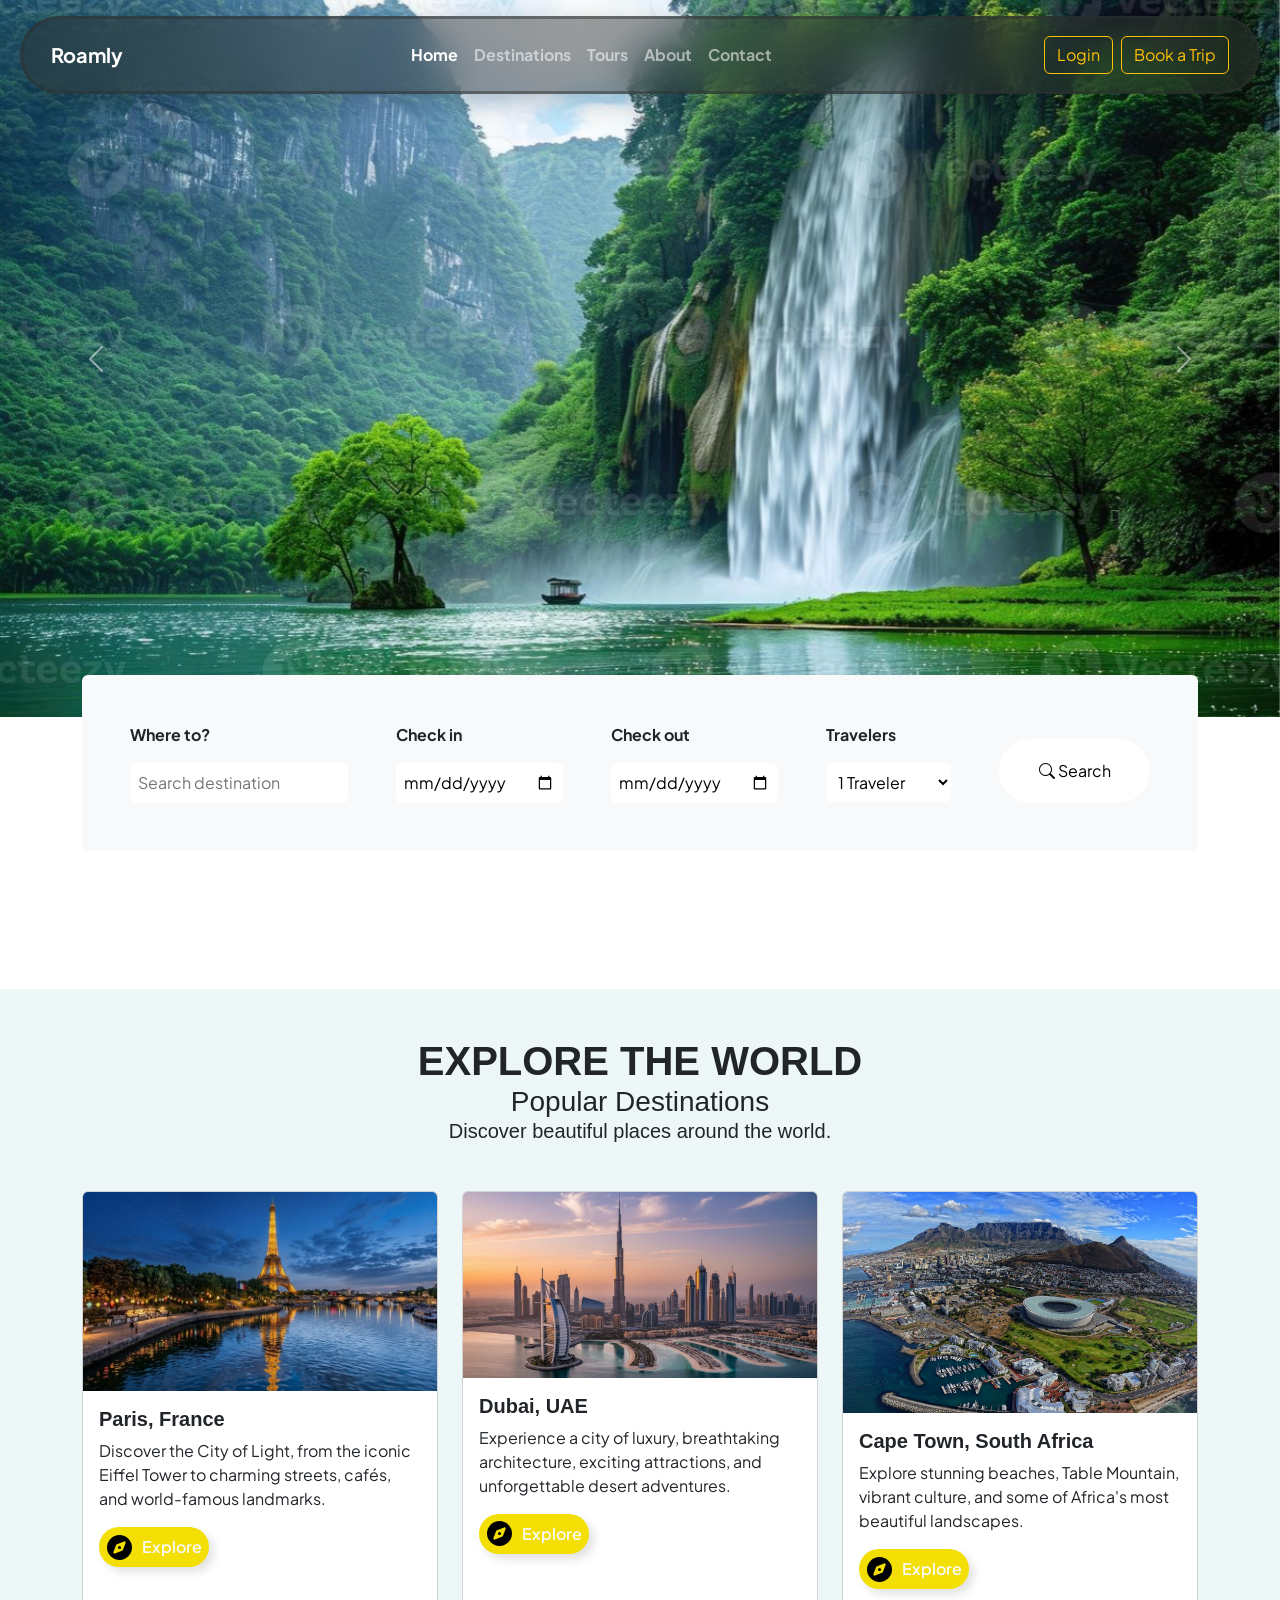
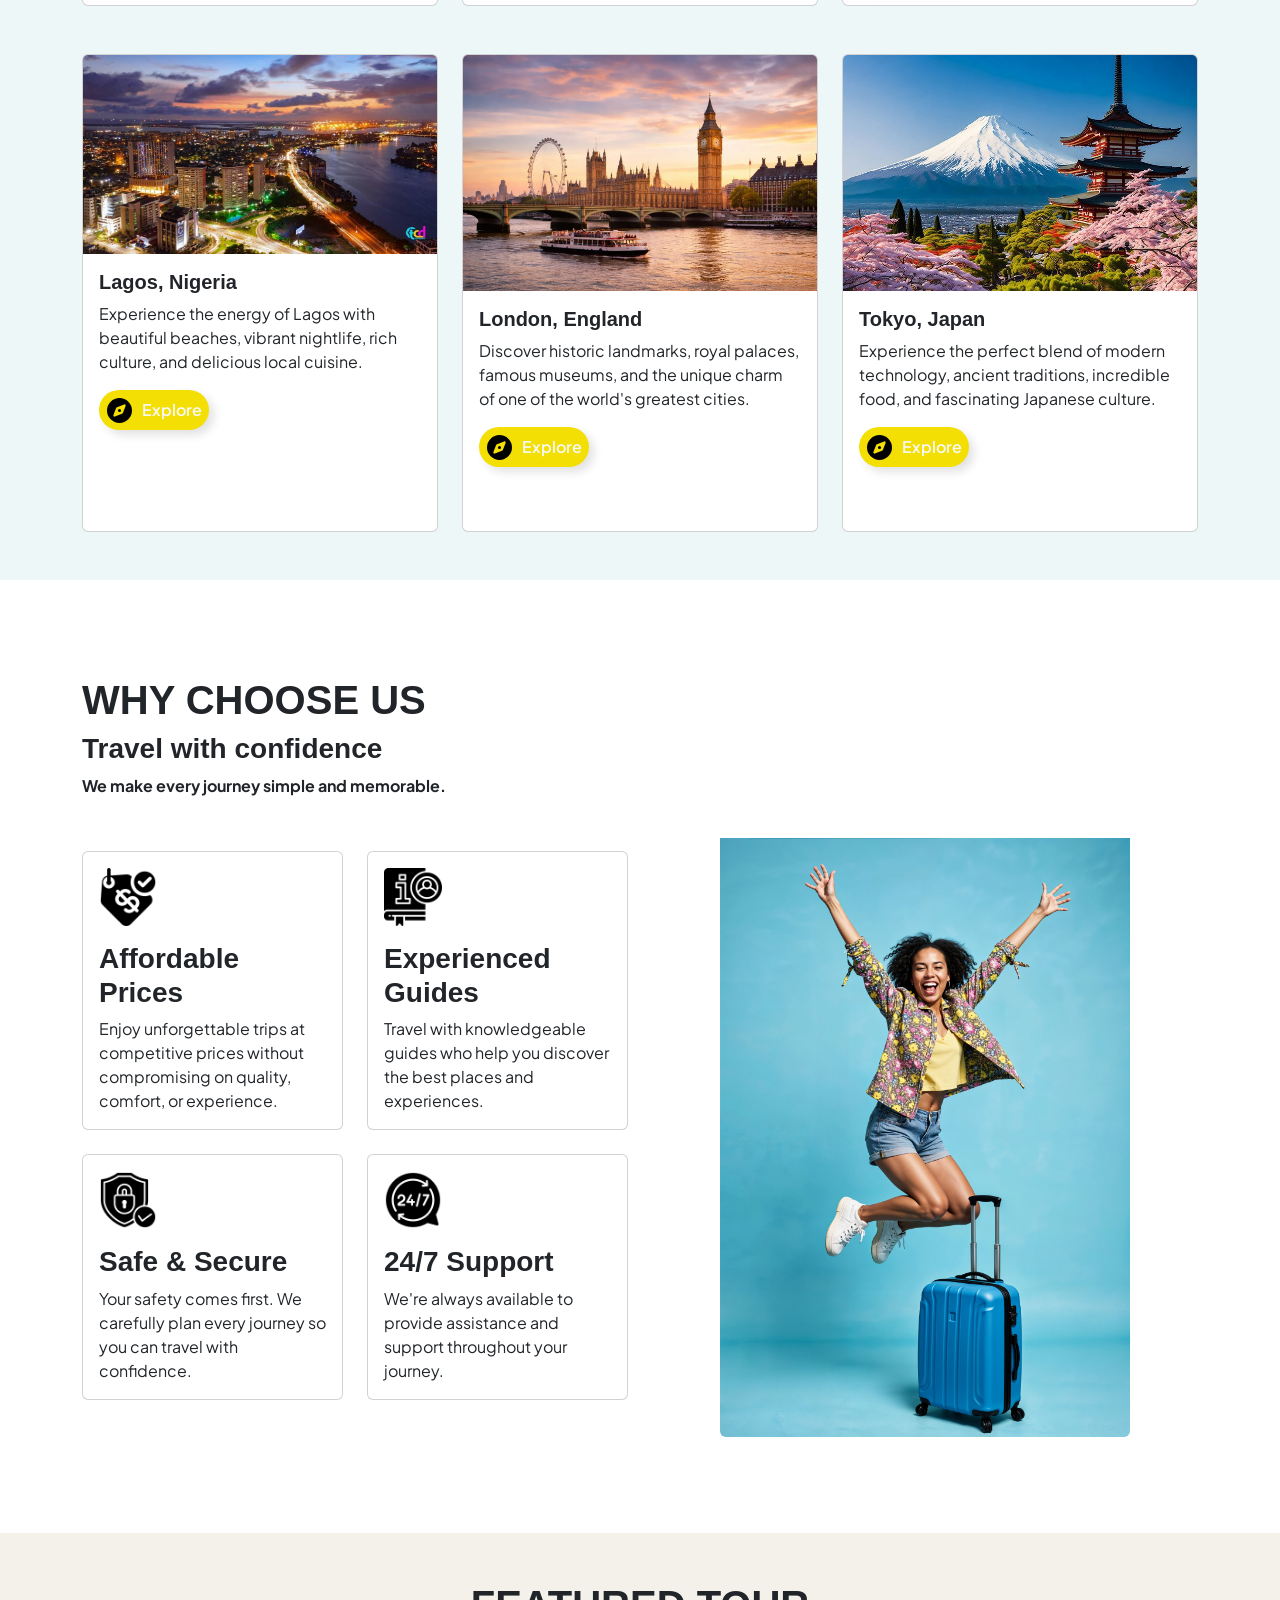
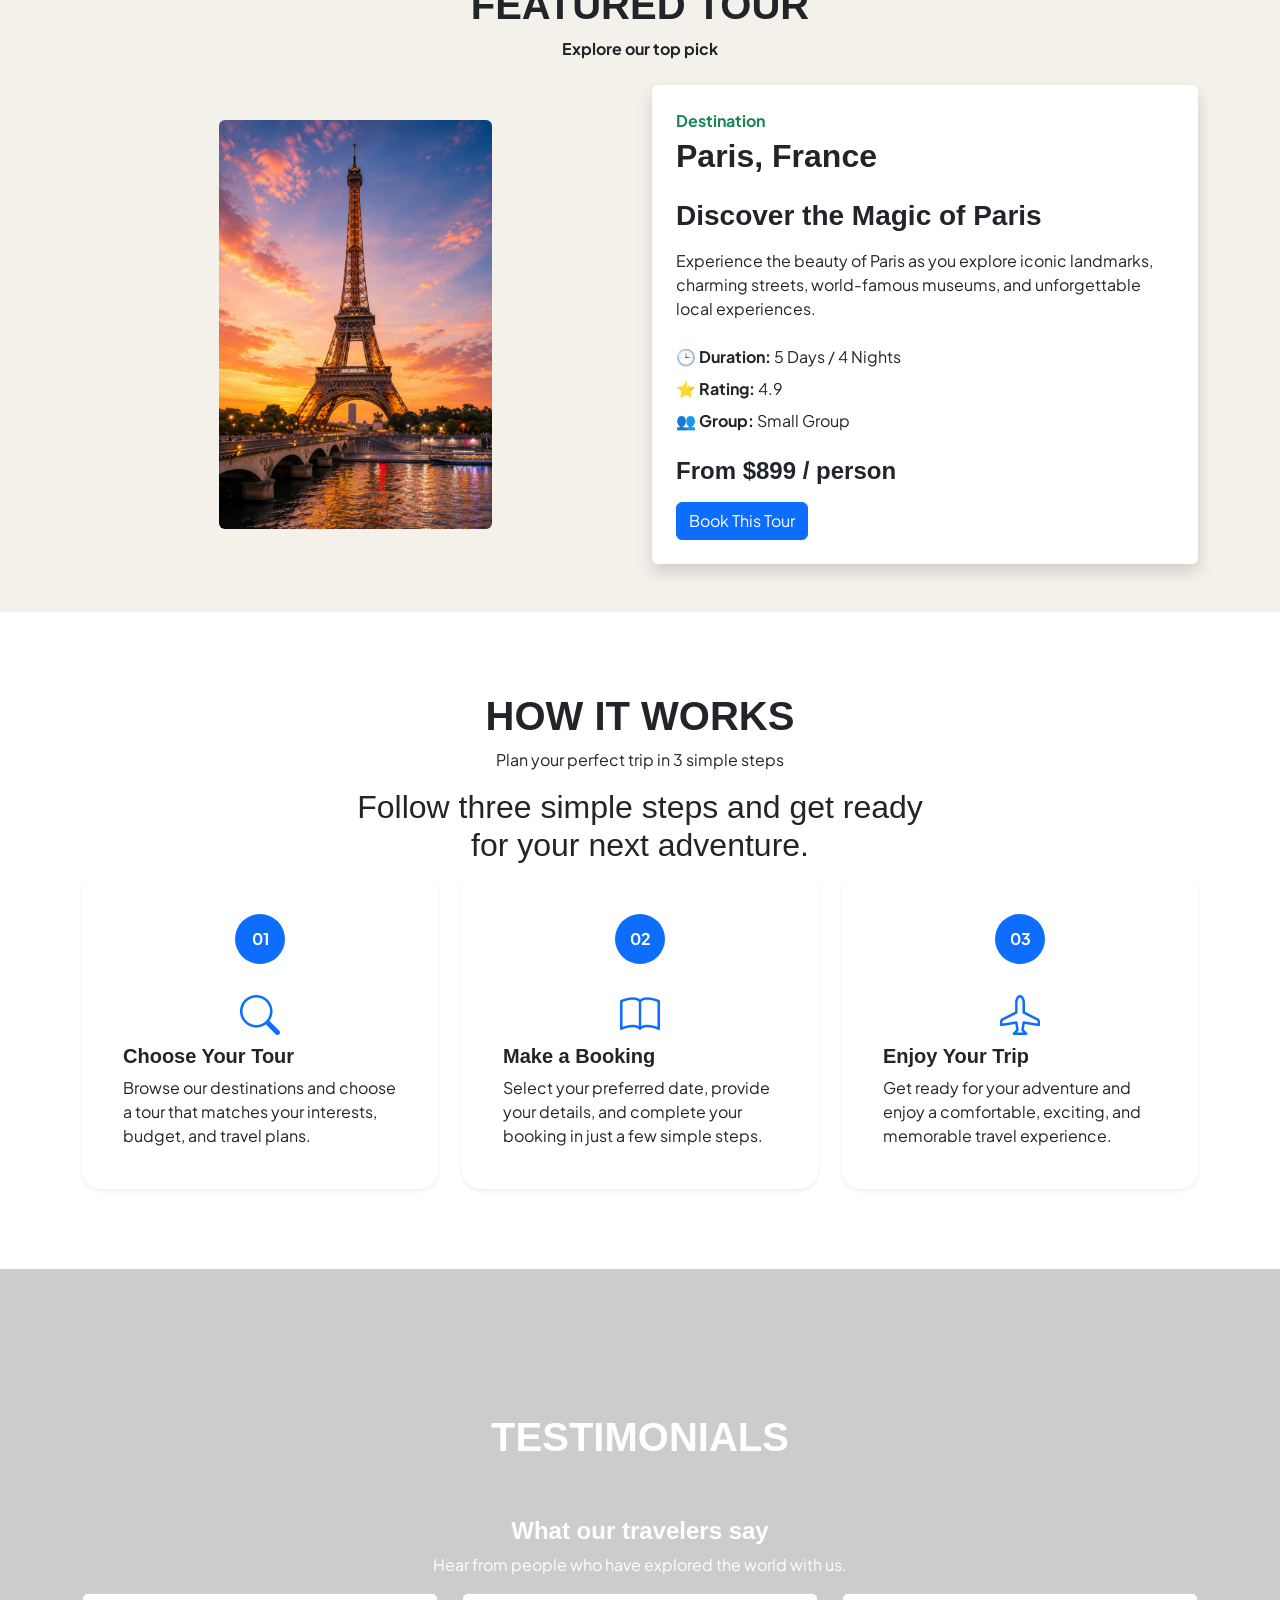
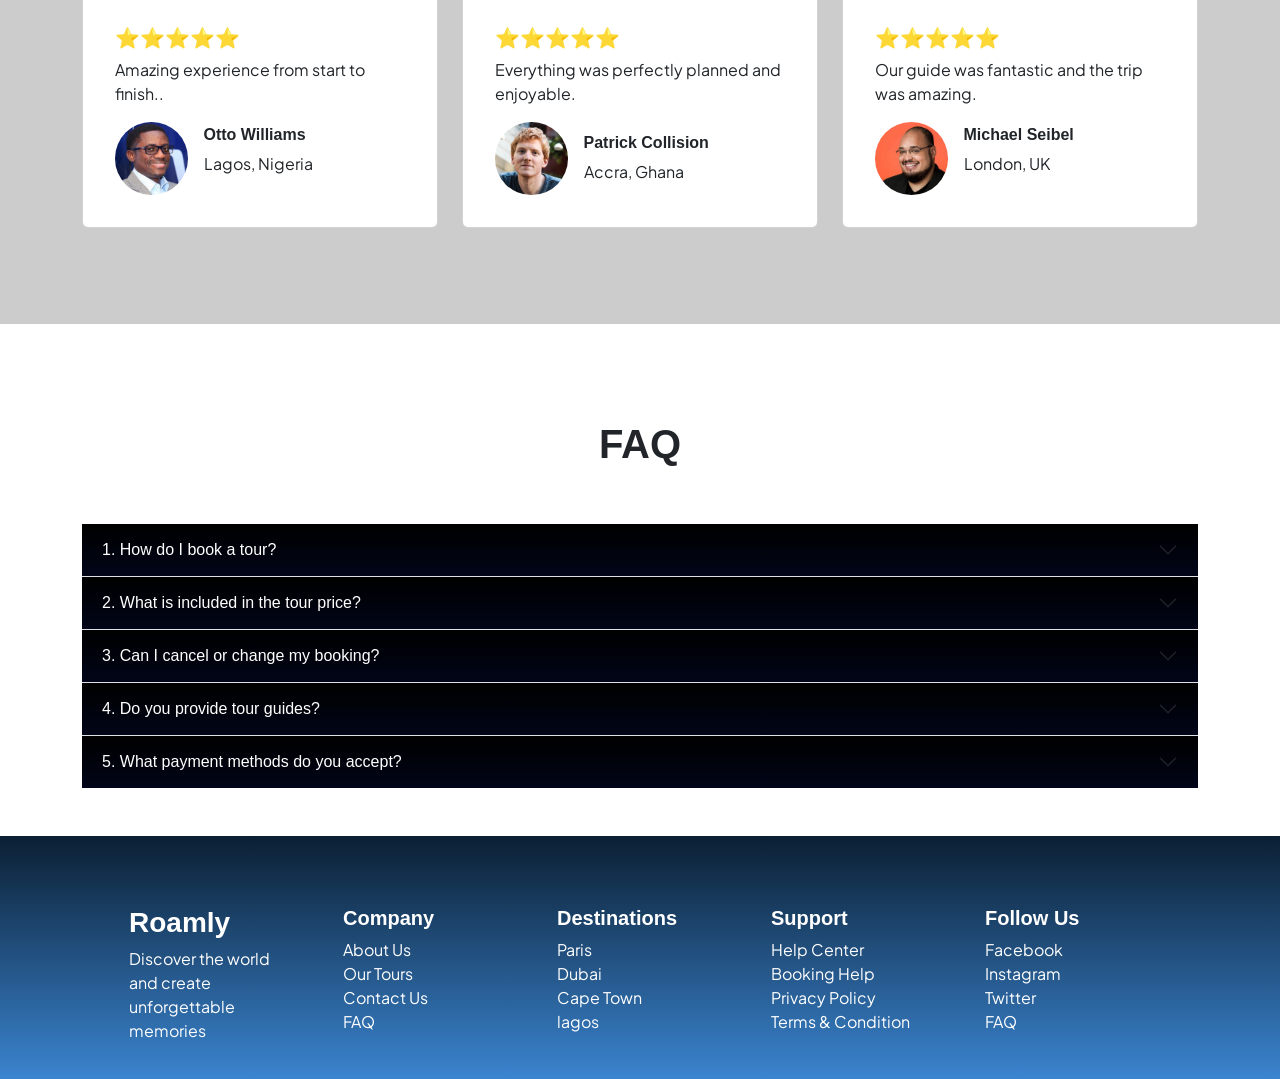
<file: index.html>
<!doctype html>
<html lang="en">
  <head>
    <meta charset="utf-8">
    <meta name="viewport" content="width=device-width, initial-scale=1">
    <link href="https://cdn.jsdelivr.net/npm/bootstrap@5.0.2/dist/css/bootstrap.min.css" rel="stylesheet" integrity="sha384-EVSTQN3/azprG1Anm3QDgpJLIm9Nao0Yz1ztcQTwFspd3yD65VohhpuuCOmLASjC" crossorigin="anonymous">
    <link href="https://fonts.googleapis.com/css2?family=Plus+Jakarta+Sans:wght@400;500;600;700;800&display=swap" rel="stylesheet">
    <link rel="stylesheet" href="https://cdn.jsdelivr.net/npm/bootstrap-icons@1.11.3/font/bootstrap-icons.min.css">
    <link rel="stylesheet" href="index.css">
    <title>Roamly</title>
  </head>
  <body>
<nav class="navbar navbar-expand-lg navbar-dark fixed-top navbar-animate rounded-pill p-3 mt-3 col-md-rounded-0">
  <div class="container-fluid">
    <a class="navbar-brand fw-bold" href="index.html">Roamly</a>
    <button class="navbar-toggler" type="button" data-bs-toggle="collapse" data-bs-target="#navbarScroll" aria-controls="navbarScroll" aria-expanded="false" aria-label="Toggle navigation">
      <span class="navbar-toggler-icon"></span>
    </button>
    <div class="collapse navbar-collapse" id="navbarScroll">
      <ul class="navbar-nav mx-auto my-2 my-lg-0 navbar-nav-scroll" style="--bs-scroll-height: 100px;">
        <li class="nav-item">
          <a class="nav-link active fw-bold" aria-current="page" href="index.html">Home</a>
        </li>
        <li class="nav-item">
          <a class="nav-link fw-bold" href="destination.html">Destinations</a>
        </li>
         <li class="nav-item">
          <a class="nav-link fw-bold" href="tours.html">Tours</a>
        </li>
         <li class="nav-item">
          <a class="nav-link fw-bold" href="about.html">About</a>
        </li>
         <li class="nav-item">
          <a class="nav-link fw-bold" href="contact.html">Contact</a>
        </li>
      </ul>
      <form class="d-flex gap-2">
        <button class="btn btn-outline-warning" type="submit"><a href="login.html" class="text-decoration-none text-warning">Login</a></button>
        <button class="btn btn-outline-warning" type="submit"><a href="book.html" class="text-decoration-none text-warning">Book a Trip</a></button>
      </form>
    </div>
  </div>
</nav>

<main class="hero reveal hero-animate">
  <div class="container-fluid p-0">
    <div class="row g-0">
      <div class="col-12">
        <div id="carouselExampleInterval" class="carousel slide hero-carousel" data-bs-ride="carousel">
          
          <div class="carousel-inner">
            <div class="carousel-item active" data-bs-interval="1000">
              <img src="images/hero-image.jpg" class="d-block w-100" alt="hero-image">
            </div>

            <div class="carousel-item" data-bs-interval="2000">
              <img src="images/se.jpg" class="d-block w-100" alt="hero-image">
            </div>

            <div class="carousel-item">
              <img src="images/sunset.jpg" class="d-block w-100" alt="hero-image">
            </div>

            <div class="carousel-item">
              <img src="images/for.jpg" class="d-block w-100" alt="hero-image">
            </div>

            <div class="carousel-item">
              <img src="images/Fotografía en Tokyo.jpg" class="d-block w-100" alt="hero-image">
            </div>

            <div class="carousel-item">
              <img src="images/statue of liberty.jpg" class="d-block w-100" alt="hero-image">
            </div>

            <div class="carousel-item">
              <img src="images/Eiffel tower.jpg" class="d-block w-100" alt="hero-image">
            </div>

            <div class="carousel-item">
              <img src="images/fi.jpg" class="d-block w-100" alt="hero-image">
            </div>

             <div class="carousel-item">
              <img src="images/country.jpg" class="d-block w-100" alt="hero-image">
            </div>
          </div>

          <button class="carousel-control-prev" type="button" data-bs-target="#carouselExampleInterval" data-bs-slide="prev">
            <span class="carousel-control-prev-icon" aria-hidden="true"></span>
            <span class="visually-hidden">Previous</span>
          </button>

          <button class="carousel-control-next" type="button" data-bs-target="#carouselExampleInterval" data-bs-slide="next">
            <span class="carousel-control-next-icon" aria-hidden="true"></span>
            <span class="visually-hidden">Next</span>
          </button>

        </div>
      </div>
    </div>
  </div>
</main>


<section class="booking-section py-5 reveal">
    <div class="container">
        <form class="booking-box gap-5 bg-light p-5 rounded d-sm-block d-lg-flex">

            <div class="booking-field">
                <label for="destination" class="fw-bold">Where to?</label><br>
                <input type="text" id="destination" placeholder="Search destination" class="border-0 bg-white p-2 mt-3 rounded">
            </div>

            <div class="booking-field">
                <label for="checkin" class="fw-bold">Check in</label><br>
                <input type="date" id="checkin" class="border-0 bg-white p-2 mt-3 rounded">
            </div>

            <div class="booking-field">
                <label for="checkout" class="fw-bold">Check out</label><br>
                <input type="date" id="checkout" class="border-0 bg-white p-2 mt-3 rounded">
            </div>

            <div class="booking-field">
                <label for="travelers" class="fw-bold">Travelers</label><br>
                <select id="travelers" class="border-0 bg-white p-2 mt-3 rounded">
                    <option>1 Traveler</option>
                    <option>2 Travelers</option>
                    <option>3 Travelers</option>
                    <option>4 Travelers</option>
                    <option>5+ Travelers</option>
                </select>
            </div>

            <button type="submit" class="search-btn border-0 bg-white p-0 mt-3 rounded-pill w-25">
                <i class="bi bi-search"></i>
                Search
            </button>

        </form>
    </div>
</section>

<section class="popular py-5">
<div class="container">
  <h1 class="text-center fw-bold text-dark mb-0"> EXPLORE THE WORLD</h1>
  <h3 class="text-center text-dark mb-0">Popular Destinations</h3>
  <h5 class="text-center text-dark mb-5">Discover beautiful places around the world.
</h5>
<div class="row mb-5">
  <div class="col-lg-4 col-md-6 col-12 destination-card">
    <div class="card h-100 popular-animate">
  <img src="images/paris2.jpg" class="card-img-top img-fluid" alt="Paris, France" loading="lazy">
  <div class="card-body">
    <h5 class="card-title fw-bold">Paris, France</h5>
    <p class="card-text">Discover the City of Light, from the iconic Eiffel Tower to charming streets, cafés, and world-famous landmarks.</p>
<button class="button">
   <svg class="svgIcon" viewBox="0 0 512 512" height="1em" xmlns="http://www.w3.org/2000/svg"><path d="M256 512A256 256 0 1 0 256 0a256 256 0 1 0 0 512zm50.7-186.9L162.4 380.6c-19.4 7.5-38.5-11.6-31-31l55.5-144.3c3.3-8.5 9.9-15.1 18.4-18.4l144.3-55.5c19.4-7.5 38.5 11.6 31 31L325.1 306.7c-3.2 8.5-9.9 15.1-18.4 18.4zM288 256a32 32 0 1 0 -64 0 32 32 0 1 0 64 0z"></path></svg>
  Explore
</button>

  </div>
</div>
  </div>
  <div class="col-lg-4 col-md-6 col-12 destination-card">
    <div class="card h-100 popular-animate">
  <img src="images/dubai.jpg" class="card-img-top" alt="Dubai, UAE" loading="lazy">
  <div class="card-body">
    <h5 class="card-title fw-bold">Dubai, UAE</h5>
    <p class="card-text">Experience a city of luxury, breathtaking architecture, exciting attractions, and unforgettable desert adventures.</p>
    <button class="button">
   <svg class="svgIcon" viewBox="0 0 512 512" height="1em" xmlns="http://www.w3.org/2000/svg"><path d="M256 512A256 256 0 1 0 256 0a256 256 0 1 0 0 512zm50.7-186.9L162.4 380.6c-19.4 7.5-38.5-11.6-31-31l55.5-144.3c3.3-8.5 9.9-15.1 18.4-18.4l144.3-55.5c19.4-7.5 38.5 11.6 31 31L325.1 306.7c-3.2 8.5-9.9 15.1-18.4 18.4zM288 256a32 32 0 1 0 -64 0 32 32 0 1 0 64 0z"></path></svg>
  Explore
</button>
  </div>
</div>
  </div>
  <div class="col-lg-4 col-md-6 col-12 destination-card">
    <div class="card h-100 popular-animate">
  <img src="images/Cape Town.jpg" class="card-img-top" alt="Cape Town, South Africa" loading="lazy">
  <div class="card-body">
    <h5 class="card-title fw-bold">Cape Town, South Africa</h5>
    <p class="card-text">Explore stunning beaches, Table Mountain, vibrant culture, and some of Africa's most beautiful landscapes.</p>
    <button class="button">
   <svg class="svgIcon" viewBox="0 0 512 512" height="1em" xmlns="http://www.w3.org/2000/svg"><path d="M256 512A256 256 0 1 0 256 0a256 256 0 1 0 0 512zm50.7-186.9L162.4 380.6c-19.4 7.5-38.5-11.6-31-31l55.5-144.3c3.3-8.5 9.9-15.1 18.4-18.4l144.3-55.5c19.4-7.5 38.5 11.6 31 31L325.1 306.7c-3.2 8.5-9.9 15.1-18.4 18.4zM288 256a32 32 0 1 0 -64 0 32 32 0 1 0 64 0z"></path></svg>
  Explore
</button>
  </div>
</div>
  </div>
  <div class="col-lg-4 col-md-6 col-12 destination-card">
    <div class="card h-100 mt-5 popular-animate">
  <img src="images/lagos.jpg" class="card-img-top img-fluid" alt="Lagos, Nigeria" loading="lazy">
  <div class="card-body">
    <h5 class="card-title fw-bold">Lagos, Nigeria</h5>
    <p class="card-text">Experience the energy of Lagos with beautiful beaches, vibrant nightlife, rich culture, and delicious local cuisine.</p>
    <button class="button">
   <svg class="svgIcon" viewBox="0 0 512 512" height="1em" xmlns="http://www.w3.org/2000/svg"><path d="M256 512A256 256 0 1 0 256 0a256 256 0 1 0 0 512zm50.7-186.9L162.4 380.6c-19.4 7.5-38.5-11.6-31-31l55.5-144.3c3.3-8.5 9.9-15.1 18.4-18.4l144.3-55.5c19.4-7.5 38.5 11.6 31 31L325.1 306.7c-3.2 8.5-9.9 15.1-18.4 18.4zM288 256a32 32 0 1 0 -64 0 32 32 0 1 0 64 0z"></path></svg>
  Explore
</button>
  </div>
</div>
  </div>
  <div class="col-lg-4 col-md-6 col-12">
    <div class="card h-100 mt-5 popular-animate">
  <img src="images/London, England.jpg" class="card-img-top" alt="London, England" loading="lazy">
  <div class="card-body">
    <h5 class="card-title fw-bold">London, England</h5>
    <p class="card-text">Discover historic landmarks, royal palaces, famous museums, and the unique charm of one of the world's greatest cities.</p>
    <button class="button">
   <svg class="svgIcon" viewBox="0 0 512 512" height="1em" xmlns="http://www.w3.org/2000/svg"><path d="M256 512A256 256 0 1 0 256 0a256 256 0 1 0 0 512zm50.7-186.9L162.4 380.6c-19.4 7.5-38.5-11.6-31-31l55.5-144.3c3.3-8.5 9.9-15.1 18.4-18.4l144.3-55.5c19.4-7.5 38.5 11.6 31 31L325.1 306.7c-3.2 8.5-9.9 15.1-18.4 18.4zM288 256a32 32 0 1 0 -64 0 32 32 0 1 0 64 0z"></path></svg>
  Explore
</button>
  </div>
</div>
  </div>
  <div class="col-lg-4 col-md-6 col-12">
    <div class="card h-100 mt-5 popular-animate">
  <img src="images/Mount Fuji & Cherry Blossoms.jpg" class="card-img-top" alt="Tokyo, Japan" loading="lazy">
  <div class="card-body">
    <h5 class="card-title fw-bold">Tokyo, Japan</h5>
    <p class="card-text">Experience the perfect blend of modern technology, ancient traditions, incredible food, and fascinating Japanese culture.</p>
    <button class="button">
   <svg class="svgIcon" viewBox="0 0 512 512" height="1em" xmlns="http://www.w3.org/2000/svg"><path d="M256 512A256 256 0 1 0 256 0a256 256 0 1 0 0 512zm50.7-186.9L162.4 380.6c-19.4 7.5-38.5-11.6-31-31l55.5-144.3c3.3-8.5 9.9-15.1 18.4-18.4l144.3-55.5c19.4-7.5 38.5 11.6 31 31L325.1 306.7c-3.2 8.5-9.9 15.1-18.4 18.4zM288 256a32 32 0 1 0 -64 0 32 32 0 1 0 64 0z"></path></svg>
  Explore
</button>
  </div>
</div>
  </div>
</div>
</div>
</section>

<section class="why py-5 reveal">
  <div class="container py-5">
    <h1 class="fw-bold fs-1 text-dark">WHY CHOOSE US</h1>
    <h3 class="fw-bold text-dark">Travel with confidence</h3>
    <p class="fw-bold text-dark">We make every journey simple and memorable.</p>
   <div class="row align-items-center">

  <div class="col-lg-6">

    <div class="row g-4">

      <div class="col-md-6 why-card">
        <div class="card h-100">
          <img src="images/accept.png" class="card-img-top img-fluid pt-3 px-3" alt="">
          <div class="card-body">
            <h3 class="fw-bold">Affordable Prices</h3>
            <p class="card-text">Enjoy unforgettable trips at competitive prices without compromising on quality, comfort, or experience.</p>
          </div>
        </div>
      </div>

      <div class="col-md-6 why-card">
        <div class="card h-100">
          <img src="images/handbook_16870860.png" class="card-img-top img-fluid pt-3 px-3" alt="">
          <div class="card-body">
            <h3 class="fw-bold">Experienced Guides</h3>
            <p class="card-text">Travel with knowledgeable guides who help you discover the best places and experiences.</p>
          </div>
        </div>
      </div>

      <div class="col-md-6 why-card">
        <div class="card h-100">
          <img src="images/secure_12061010.png" class="card-img-top img-fluid pt-3 px-3" alt="">
          <div class="card-body">
            <h3 class="fw-bold">Safe & Secure</h3>
            <p class="card-text">Your safety comes first. We carefully plan every journey so you can travel with confidence.</p>
          </div>
        </div>
      </div>

      <div class="col-md-6 why-card">
        <div class="card h-100">
          <img src="images/24-hours-support_9364231.png" class="card-img-top img-fluid pt-3 px-3" alt="">
          <div class="card-body">
            <h3 class="fw-bold">24/7 Support</h3>
            <p class="card-text">We're always available to provide assistance and support throughout your journey.</p>
          </div>
        </div>
      </div>

    </div>

  </div>

  <div class="col-lg-6 mt-4 mt-lg-0 reveal">
    <div class="d-flex justify-content-center">
    <img src="images/travel-vibes-studio.jpg" class="img-fluid h-75 rounded w-75 pt-4" alt="Travel">
    </div>
  </div>
</div>
  </div>
</section>

<section class="tour py-5">
  <div class="container">
    <h1 class="text-center fw-bold text-dark">FEATURED TOUR</h1>
    <p class="text-center fw-bold mb-4 text-dark">Explore our top pick</p>

    <div class="row align-items-center g-4">
      <div class="col-lg-6 d-flex justify-content-center">
        <div class="d-flex align-items-center justify-content-center">
          <img src="images/paris.jpg" alt="" srcset="" class="img-fluid w-50 rounded ">
        </div>
      </div>

      <div class="col-lg-6">
        <div class="card h-100 border-0 shadow">

          <div class="card-body p-4">

            <p class="text-success fw-bold mb-1">Destination</p>
            <h2 class="fw-bold">Paris, France</h2>

            <h3 class="fw-bold mt-4">Discover the Magic of Paris</h3>

            <p class="mt-3">
              Experience the beauty of Paris as you explore iconic landmarks,
              charming streets, world-famous museums, and unforgettable local
              experiences.
            </p>

            <div class="mt-4">
              <p class="mb-2"><strong>🕒 Duration:</strong> 5 Days / 4 Nights</p>
              <p class="mb-2"><strong>⭐ Rating:</strong> 4.9</p>
              <p class="mb-2"><strong>👥 Group:</strong> Small Group</p>
            </div>

            <div class="mt-4">
              <h4 class="fw-bold">From $899 / person</h4>
              <a href="#" class="btn btn-primary mt-2">Book This Tour</a>
            </div>

          </div>

        </div>
      </div>

    </div>
    
  </div>
</section>

<section class="works reveal">
<div class="container">
  <h1 class="text-dark text-center fw-bold">HOW IT WORKS</h1>
  <p class="text-dark text-center">Plan your perfect trip in 3 simple steps</p>
  <h5 class="text-dark text-center fs-2">Follow three simple steps and get ready<br> for your next adventure.</h5>
  <div class="row d-flex justify-content-center g-4">

  <div class="col-lg-4 col-md-6 col-12">
    <div class="card h-100 shadow-sm">
      <div class="card-body">
        <div class="step-number">01</div>
        <div class="text-center fs-2">
          <i class="bi bi-search fs-1 text-primary"></i>
        </div>
        <h5 class="card-title fw-bold">Choose Your Tour </h5>
        <p class="card-text">Browse our destinations and choose a tour that matches your interests, budget, and travel plans.</p>
      </div>
    </div>
  </div>

  <div class="col-lg-4 col-md-6 col-12">
    <div class="card h-100 shadow-sm">
      <div class="card-body">
        <div class="step-number">02</div>
        <div class="text-center fs-2">
        <i class="bi bi-book fs-1 text-primary"></i>
        </div>
        <h5 class="card-title fw-bold">Make a Booking</h5>
        <p class="card-text">Select your preferred date, provide your details, and complete your booking in just a few simple steps.</p>
      </div>
    </div>
  </div>

  <div class="col-lg-4 col-md-6 col-12">
    <div class="card h-100 shadow-sm">
      <div class="card-body">
        <div class="step-number">03</div>
        <div class="text-center fs-2">
          <i class="bi bi-airplane fs-1 text-primary"></i>
        </div>
        <h5 class="card-title fw-bold">Enjoy Your Trip</h5>
        <p class="card-text">Get ready for your adventure and enjoy a comfortable, exciting, and memorable travel experience.</p>
      </div>
    </div>
  </div>

</div>
</div>
</section>

<section class="testimonials py-5 reveal">
  <div class="container py-5">
    <h1 class="py-5 text-center fw-bold text-white">TESTIMONIALS</h1>
    <h4 class="text-center fw-bold text-white">What our travelers say</h4>
    <p class="text-center text-white">Hear from people who have explored the world with us.</p>

    <div class="row  justify-content-center d-flex">
  <div class="col-lg-4 col-md-6 col-12">
        <div class="card h-100 p-3">
          <div class="card-body">
            <h5 class="card-title user-select-none">⭐⭐⭐⭐⭐</h5>
            <p class="card-text">Amazing experience from start to finish..</p>
            <div class="d-flex gap-3 align-items-center">
          <img src="images/otto-williams.jpeg" alt="CEO" srcset="" class="img-fluid rounded-circle w-25">
          <div>
          <h6 class="fw-bold">Otto Williams</h6>
          <p class="status">Lagos, Nigeria</p>
          </div>
        </div>
          </div>
        </div>
      </div>

    <div class="col-lg-4 col-md-6 col-12">
        <div class="card h-100 p-3">
          <div class="card-body">
            <h5 class="card-title user-select-none">⭐⭐⭐⭐⭐</h5>
            <p class="card-text">Everything was perfectly planned and enjoyable.</p>
            <div class="d-flex gap-3 align-items-center">
              <img src="images/patrick-collison-headshot.jpg" alt="CEO" class="img-fluid rounded-circle w-25">
              <div>
                <h6 class="fw-bold">Patrick Collision</h6>
                <p class="status mb-0">Accra, Ghana</p>
              </div>
            </div>
          </div>
        </div>
      </div>

      <div class="col-lg-4 col-md-6 col-12">
        <div class="card h-100 p-3">
          <div class="card-body">
            <h5 class="card-title user-select-none">⭐⭐⭐⭐⭐</h5>
            <p class="card-text">Our guide was fantastic and the trip was amazing.</p>
            <div class="d-flex gap-3 align-items-center">
          <img src="images/michael-siebel-headshot.jpeg" alt="CEO" srcset="" class="img-fluid rounded-circle w-25">
          <div>
          <h6 class="fw-bold">Michael Seibel</h6>
          <p class="status">London, UK</p>
          </div>
        </div>
          </div>
        </div>
      </div>
    </div>
  </div>
</section>


<section class="faq reveal py-5">
  <div class="container">
    <div>
    <h1 class="text-center py-5 fw-bold text-dark">FAQ</h1>
    </div>
    <div class="accordion accordion-flush" id="accordionFlushExample">
  <div class="accordion-item">
    <h2 class="accordion-header" id="flush-headingOne">
      <button class="accordion-button collapsed" type="button" data-bs-toggle="collapse" data-bs-target="#flush-collapseOne" aria-expanded="false" aria-controls="flush-collapseOne">
        1. How do I book a tour?
      </button>
    </h2>
    <div id="flush-collapseOne" class="accordion-collapse collapse" aria-labelledby="flush-headingOne" data-bs-parent="#accordionFlushExample">
      <div class="accordion-body">Choose your preferred destination, select a tour package, choose your travel date, and complete the booking form.</div>
    </div>
  </div>
  <div class="accordion-item">
    <h2 class="accordion-header" id="flush-headingTwo">
      <button class="accordion-button collapsed" type="button" data-bs-toggle="collapse" data-bs-target="#flush-collapseTwo" aria-expanded="false" aria-controls="flush-collapseTwo">
        2. What is included in the tour price?
      </button>
    </h2>
    <div id="flush-collapseTwo" class="accordion-collapse collapse" aria-labelledby="flush-headingTwo" data-bs-parent="#accordionFlushExample">
      <div class="accordion-body">Tour packages may include accommodation, transportation, guided activities, and selected meals depending on the package you choose.</div>
    </div>
  </div>
  <div class="accordion-item">
    <h2 class="accordion-header" id="flush-headingThree">
      <button class="accordion-button collapsed" type="button" data-bs-toggle="collapse" data-bs-target="#flush-collapseThree" aria-expanded="false" aria-controls="flush-collapseThree">
        3. Can I cancel or change my booking?
      </button>
    </h2>
    <div id="flush-collapseThree" class="accordion-collapse collapse" aria-labelledby="flush-headingThree" data-bs-parent="#accordionFlushExample">
      <div class="accordion-body">Yes. Cancellation and booking-change options depend on the specific tour package. Check the terms before completing your booking.</div>
    </div>
  </div>
  <div class="accordion-item">
    <h2 class="accordion-header" id="flush-headingFour">
      <button class="accordion-button collapsed" type="button" data-bs-toggle="collapse" data-bs-target="#flush-collapseFour" aria-expanded="false" aria-controls="flush-collapseFour">
        4. Do you provide tour guides?
      </button>
    </h2>
    <div id="flush-collapseFour" class="accordion-collapse collapse" aria-labelledby="flush-headingFour" data-bs-parent="#accordionFlushExample">
      <div class="accordion-body">Yes. Selected tours include experienced local guides who can help you explore the destination and make your trip more enjoyable.</div>
    </div>
  </div>
  <div class="accordion-item">
    <h2 class="accordion-header" id="flush-headingFive">
      <button class="accordion-button collapsed" type="button" data-bs-toggle="collapse" data-bs-target="#flush-collapseFive" aria-expanded="false" aria-controls="flush-collapseFive">
        5. What payment methods do you accept?
      </button>
    </h2>
    <div id="flush-collapseFive" class="accordion-collapse collapse" aria-labelledby="flush-headingFive" data-bs-parent="#accordionFlushExample">
      <div class="accordion-body">We accept several convenient payment methods. Available options will be displayed when you make your booking.</div>
    </div>
  </div>
</div>
  </div>
</section>

<footer class="footer">
  <div class="container">
    <div class="row d-flex justify-content-center gap-4">
      <div class="col-lg-2 col-12 col-md-3">
        <div>
          <h3 class="fw-bold">Roamly</h3>
          <p>Discover the world and create unforgettable memories</p>
        </div>
      </div>
      <div class="col-lg-2 col-5 col-md-3">
        <div>
            <h5 class="fw-bold">Company</h5>
            <div>
              <ul class="list-unstyled">
                <li><a href="#" class="text-decoration-none text-white">About Us</a></li>
                <li><a href="#" class="text-decoration-none text-white">Our Tours</a></li>
                <li><a href="#" class="text-decoration-none text-white">Contact Us</a></li>
                <li><a href="#" class="text-decoration-none text-white">FAQ</a></li>
              </ul>
            </div>
        </div>
      </div>
      <div class="col-lg-2 col-5 col-md-3">
        <div>
          <h5 class="fw-bold">Destinations</h5>
           <div>
              <ul class="list-unstyled">
                <li><a href="#" class="text-decoration-none text-white">Paris</a></li>
                <li><a href="#" class="text-decoration-none text-white">Dubai</a></li>
                <li><a href="#" class="text-decoration-none text-white">Cape Town</a></li>
                <li><a href="#" class="text-decoration-none text-white">lagos</a></li>
              </ul>
            </div>
        </div>
      </div>
      <div class="col-lg-2 col-5 col-md-3">
        <div>
          <h5 class="fw-bold">Support</h5>
           <div>
              <ul class="list-unstyled">
                <li><a href="#" class="text-decoration-none text-white">Help Center</a></li>
                <li><a href="#" class="text-decoration-none text-white">Booking Help</a></li>
                <li><a href="#" class="text-decoration-none text-white">Privacy Policy</a></li>
                <li><a href="#" class="text-decoration-none text-white">Terms & Condition</a></li>
              </ul>
            </div>
        </div>
      </div>
      <div class="col-lg-2 col-5 col-md-3">
        <div>
          <h5 class="fw-bold">Follow Us</h5>
           <div>
              <ul class="list-unstyled">
                <li><a href="#" class="text-decoration-none text-white">Facebook</a></li>
                <li><a href="#" class="text-decoration-none text-white">Instagram</a></li>
                <li><a href="#" class="text-decoration-none text-white">Twitter</a></li>
                <li><a href="#" class="text-decoration-none text-white">FAQ</a></li>
              </ul>
            </div>
        </div>
      </div>
    </div>
  </div>
</footer>

    <script src="https://cdn.jsdelivr.net/npm/bootstrap@5.0.2/dist/js/bootstrap.bundle.min.js" integrity="sha384-MrcW6ZMFYlzcLA8Nl+NtUVF0sA7MsXsP1UyJoMp4YLEuNSfAP+JcXn/tWtIaxVXM" crossorigin="anonymous"></script>

  </body>
</html>
</file>
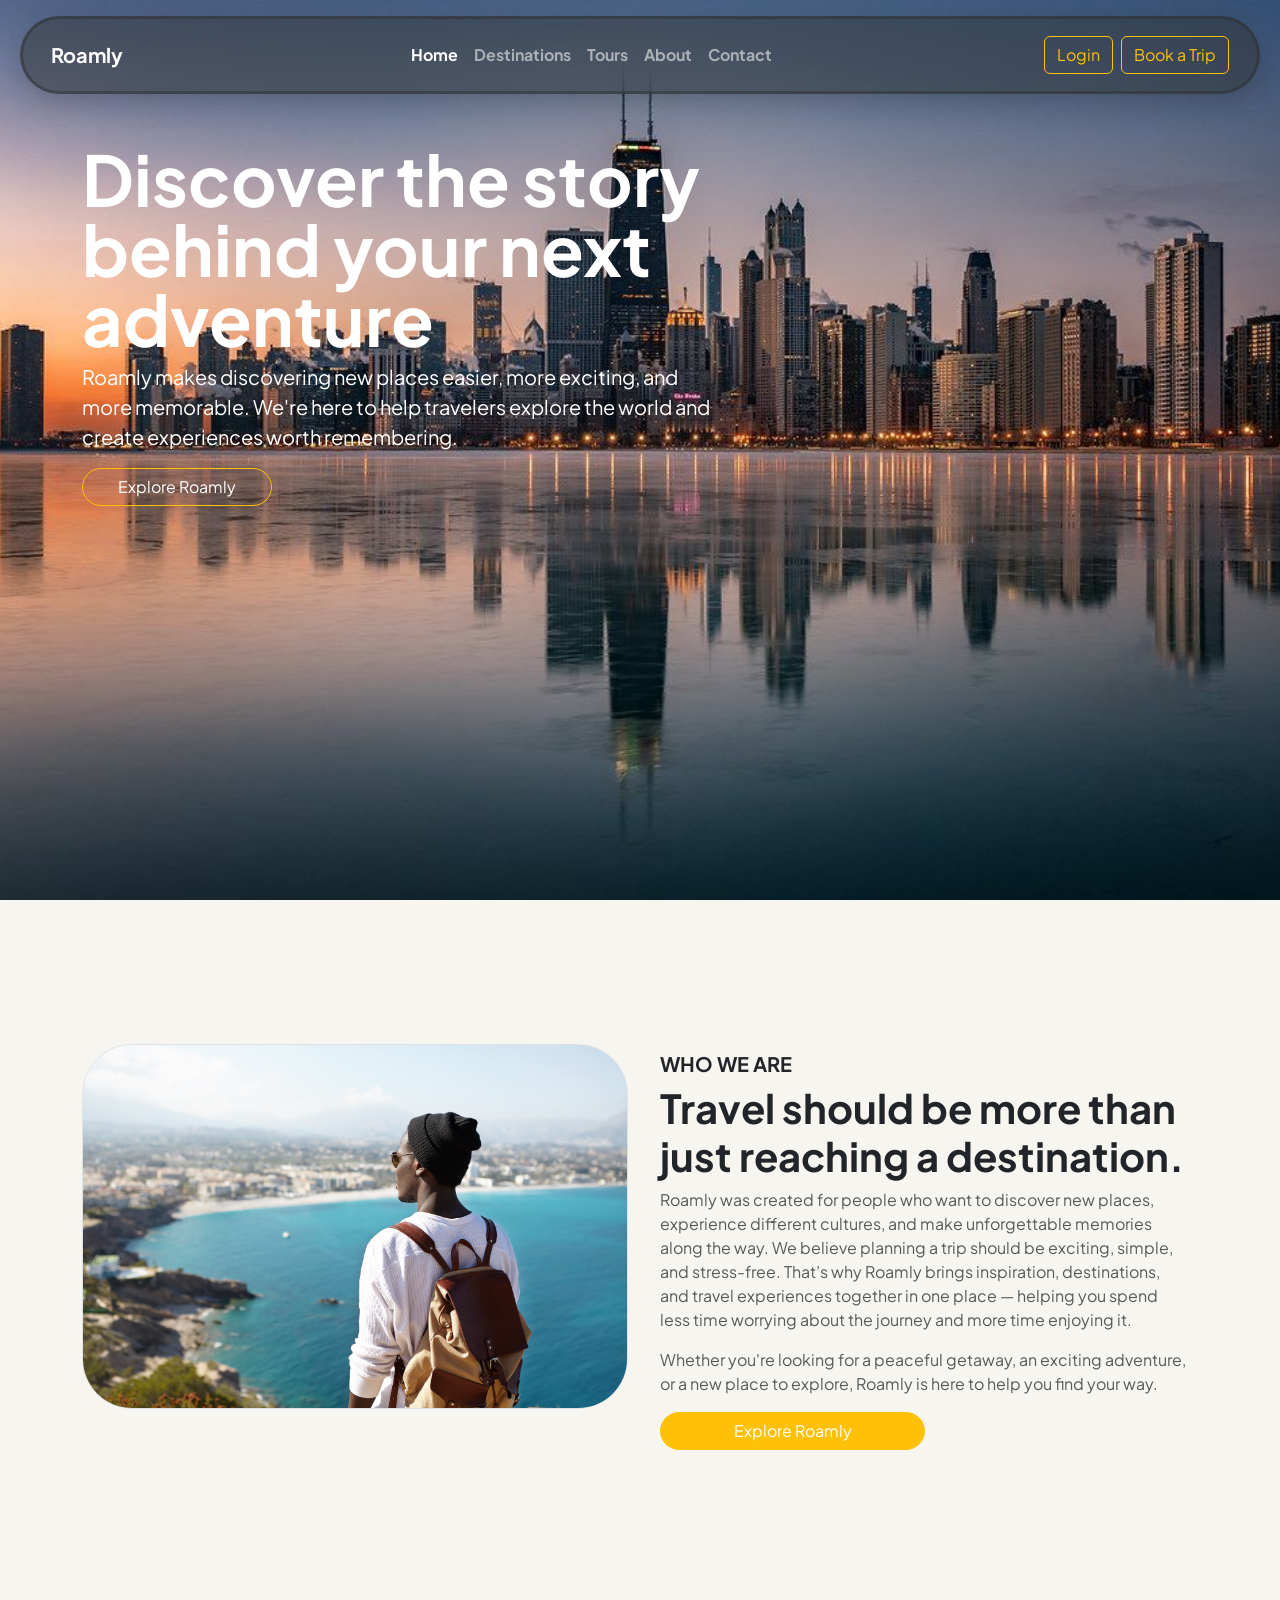
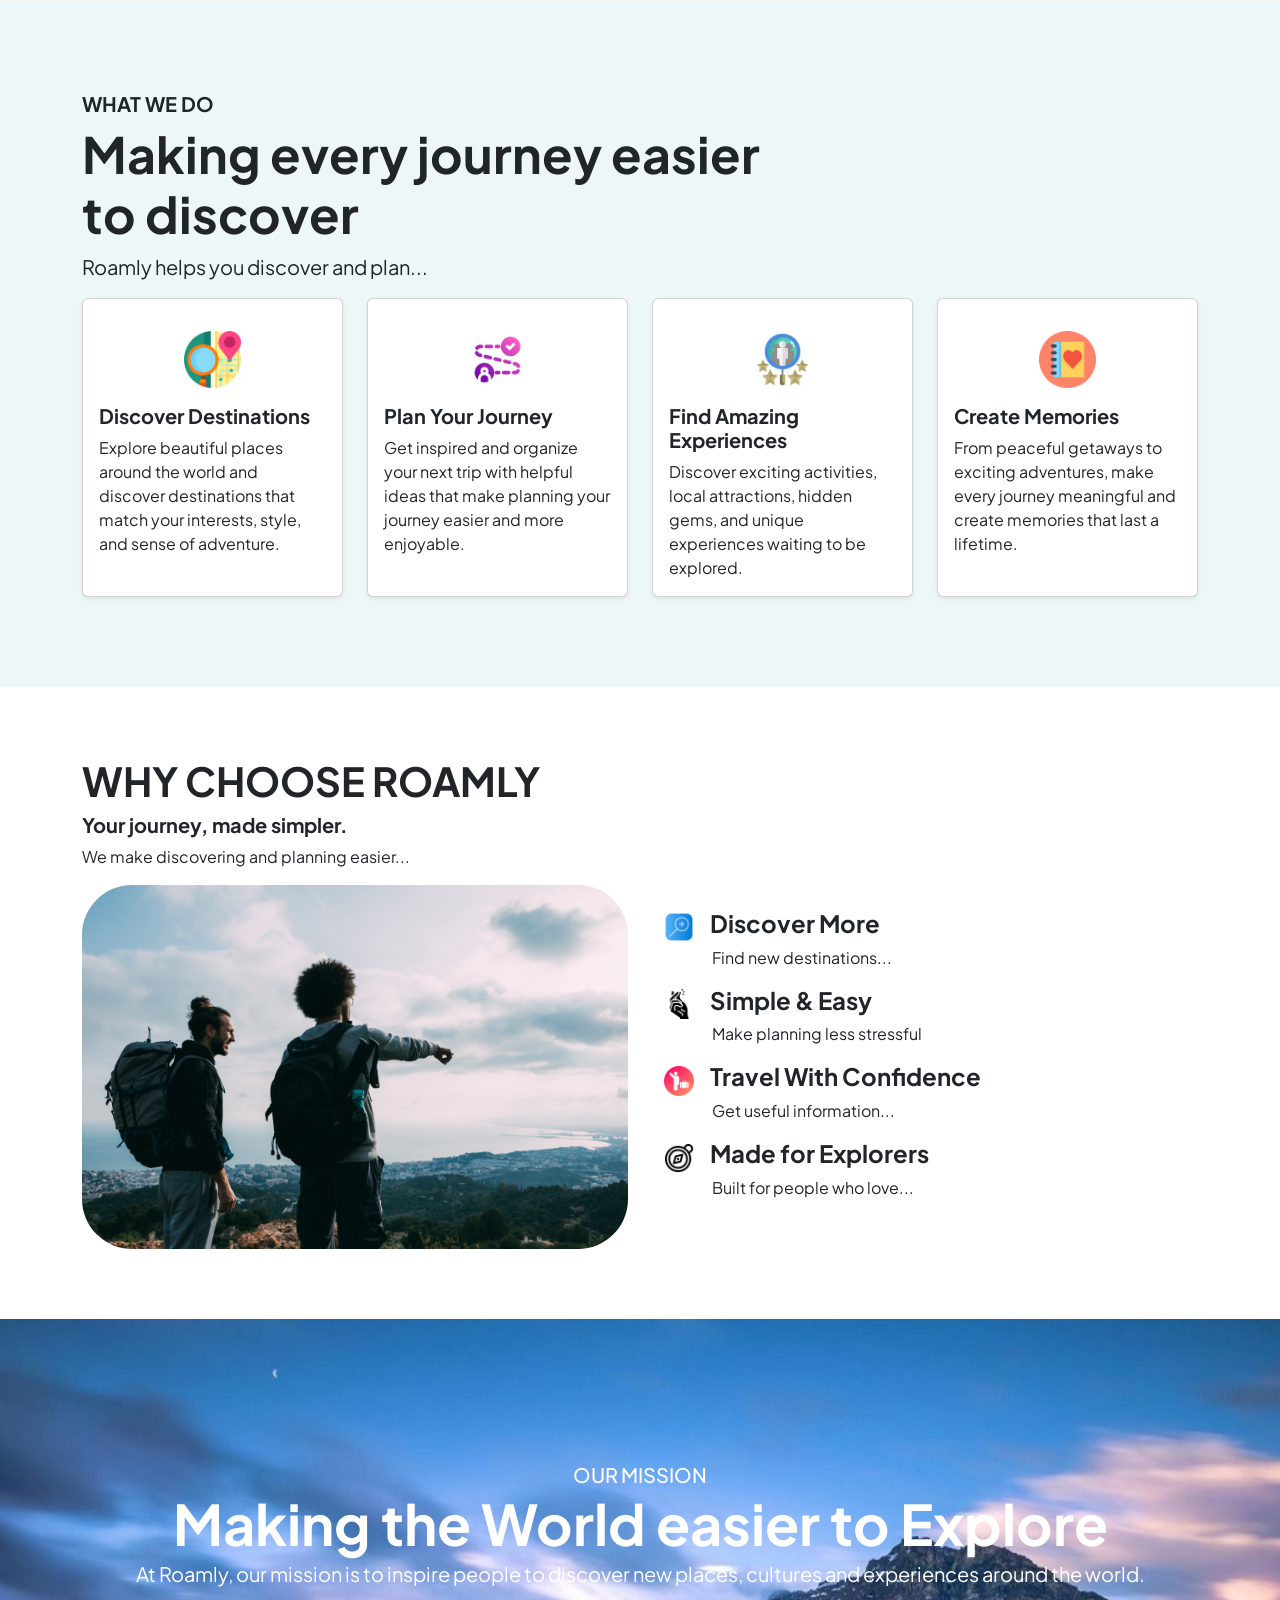
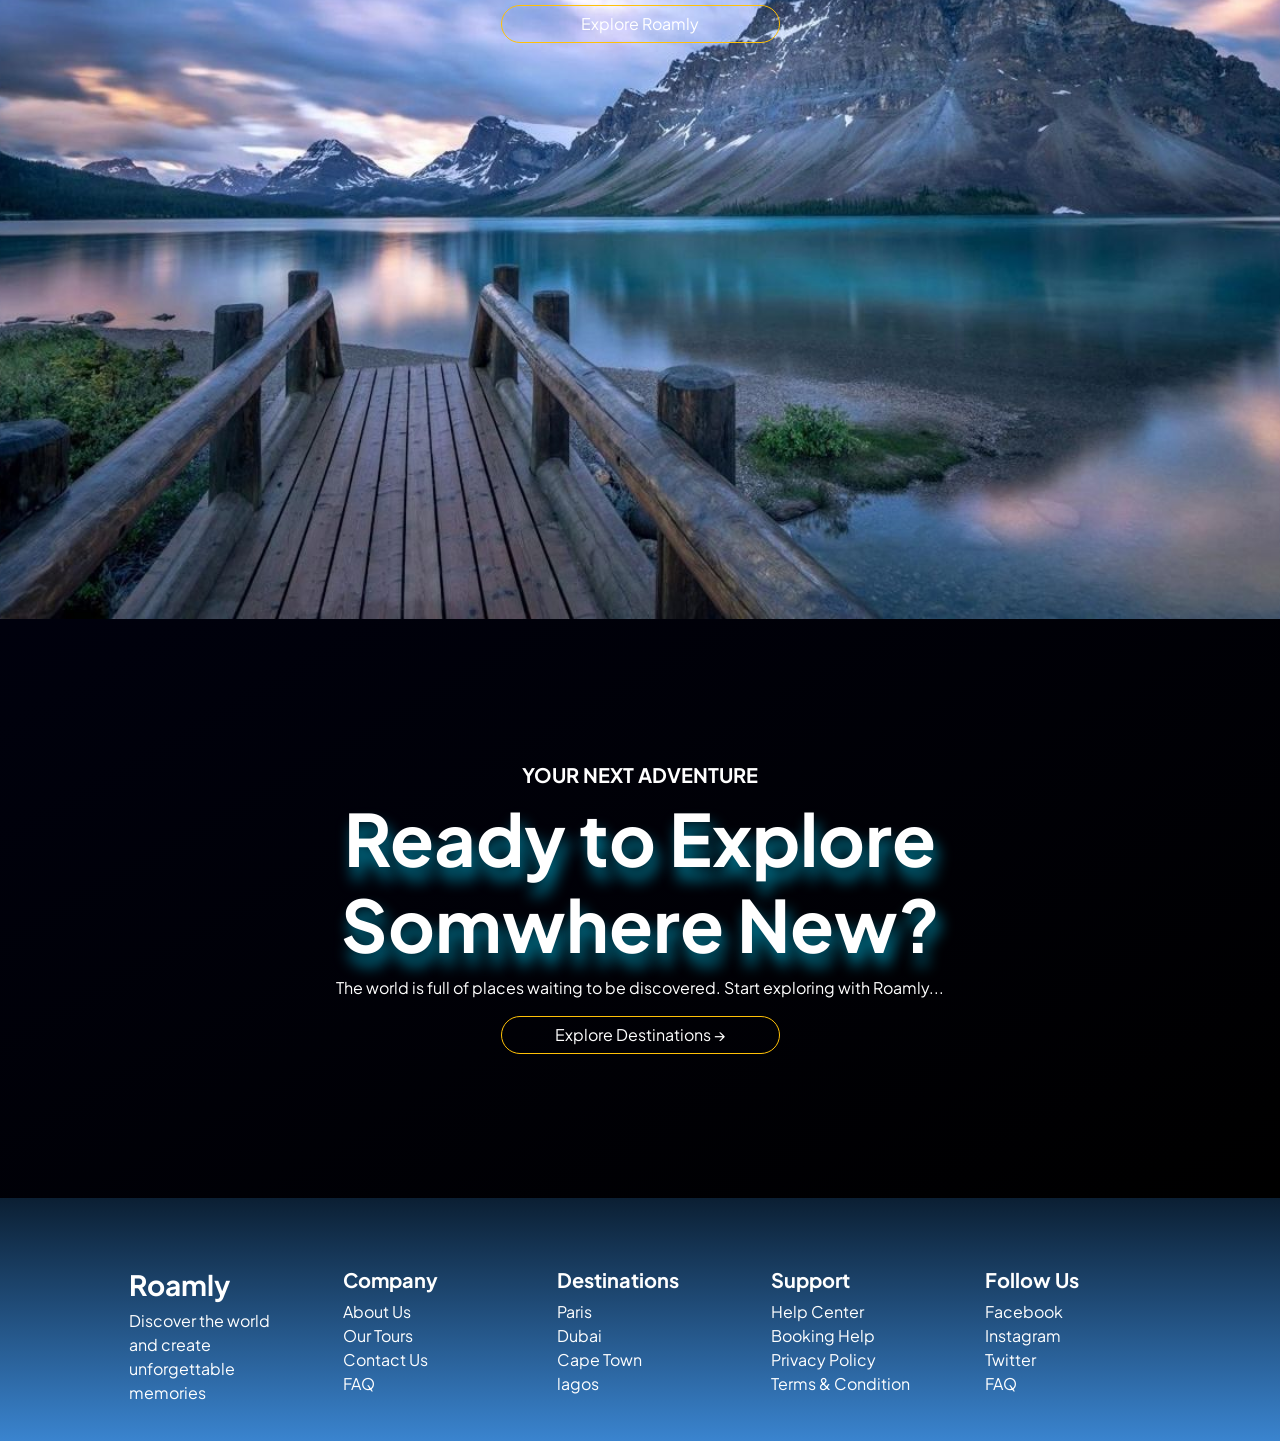
<file: about.html>
<!doctype html>
<html lang="en">
  <head>
<meta charset="utf-8">
    <meta name="viewport" content="width=device-width, initial-scale=1">
    <link href="https://cdn.jsdelivr.net/npm/bootstrap@5.0.2/dist/css/bootstrap.min.css" rel="stylesheet" integrity="sha384-EVSTQN3/azprG1Anm3QDgpJLIm9Nao0Yz1ztcQTwFspd3yD65VohhpuuCOmLASjC" crossorigin="anonymous">
    <link href="https://fonts.googleapis.com/css2?family=Plus+Jakarta+Sans:wght@400;500;600;700;800&display=swap" rel="stylesheet">
    <link rel="stylesheet" href="https://cdn.jsdelivr.net/npm/bootstrap-icons@1.11.3/font/bootstrap-icons.min.css">
    <link rel="stylesheet" href="about.css">
    <title>Hello, world!</title>
  </head>
  <body>
   <nav class="navbar navbar-expand-lg navbar-dark fixed-top navbar-animate rounded-pill p-3 mt-3">
  <div class="container-fluid">
    <a class="navbar-brand fw-bold" href="index.html">Roamly</a>
    <button class="navbar-toggler" type="button" data-bs-toggle="collapse" data-bs-target="#navbarScroll" aria-controls="navbarScroll" aria-expanded="false" aria-label="Toggle navigation">
      <span class="navbar-toggler-icon"></span>
    </button>
    <div class="collapse navbar-collapse" id="navbarScroll">
      <ul class="navbar-nav mx-auto my-2 my-lg-0 navbar-nav-scroll" style="--bs-scroll-height: 100px;">
        <li class="nav-item">
          <a class="nav-link active fw-bold" aria-current="page" href="index.html">Home</a>
        </li>
        <li class="nav-item">
          <a class="nav-link fw-bold" href="destination.html">Destinations</a>
        </li>
         <li class="nav-item">
          <a class="nav-link fw-bold" href="tours.html">Tours</a>
        </li>
         <li class="nav-item">
          <a class="nav-link fw-bold" href="about.html">About</a>
        </li>
         <li class="nav-item">
          <a class="nav-link fw-bold" href="contact.html">Contact</a>
        </li>
      </ul>
      <form class="d-flex gap-2">
        <button class="btn btn-outline-warning" type="submit"><a href="login.html" class="text-decoration-none text-warning">Login</a></button>
        <button class="btn btn-outline-warning" type="submit"><a href="book.html" class="text-decoration-none text-warning">Book a Trip</a></button>
      </form>
    </div>
  </div>
</nav>

<main class="hero py-5">
  <div class="container py-5">
    <div class="row">
      <div class="col-lg-7 col-sm-6">
        <div class="mt-5 hero-top">
          <h1 class="text-white fw-bold lh-1">Discover the story behind your next adventure</h1>
          <p class="fs-5 text-white">Roamly makes discovering new places easier, more exciting, and more memorable. We're here to help travelers 
            explore the world and create experiences worth remembering.</p>
          <button type="submit" class="btn rounded-pill text-white btn-outline-warning">Explore Roamly</button>
          </div>
      </div>
    </div>
  </div>
</main>

<section class="who py-5">
<div class="container py-5">
  <div class="row">
    <div class="col-lg-6 col-md-6 col-12">
      <div>
        <img src="images/ocean.jpg" alt="" srcset="" class="img-fluid mt-5 border">
      </div>
    </div>
    <div class="col-lg-6 col-md-6 col-12 py-5">
      <div class="p-2">
        <h5 class="fw-bold">WHO WE ARE</h5>
        <h1 class="fw-bold">Travel should be more than just reaching a destination.</h1>
        <p class="text-muted">Roamly was created for people who want to discover new places, experience different cultures, and make unforgettable memories along the way.
We believe planning a trip should be exciting, simple, and stress-free. That’s why Roamly brings inspiration, destinations, 
and travel experiences together in one place — helping you spend less time worrying about the journey and more time enjoying it.</p>
<p class="text-muted">Whether you're looking for a peaceful getaway, an exciting adventure, or a new place to explore, 
  Roamly is here to help you find your way.</p>
  <button type="button" class="btn rounded-pill bg-warning text-white w-50 btn-outline-warning">Explore Roamly</button>
      </div>
    </div>
  </div>
</div>
</section>


<section class="we">
<div class="container">
  <h5 class="fw-bold">WHAT WE DO</h5>
  <h1 class="fw-bold">Making every journey easier<br> to discover</h1>
  <p class="fs-5">Roamly helps you discover and plan...</p>
  <div class="row">
    <div class="col-lg-3 col-md-6 col-12">
       <div class="card h-100 shadow-sm">
      <div class="card-body">
        <div class="text-center fs-2">
          <img src="images/excursion_720107.png" alt="" srcset="" class="w-25 img-fluid m-3">
        </div>
        <h5 class="card-title fw-bold">Discover Destinations</h5>
        <p class="card-text">Explore beautiful places around the world and discover destinations that match your interests, style, and sense of adventure.</p>
      </div>
    </div>
    </div>
    <div class="col-lg-3 col-md-6 col-12">
       <div class="card h-100 shadow-sm">
      <div class="card-body">
        <div class="text-center fs-2">
          <img src="images/customer-journey_13975675.png" alt="" srcset="" class="w-25 img-fluid m-3">
        </div>
        <h5 class="card-title fw-bold">Plan Your Journey</h5>
        <p class="card-text">Get inspired and organize your next trip with helpful ideas that make planning your journey easier and more enjoyable.</p>
      </div>
    </div>
    </div>
    <div class="col-lg-3 col-md-6 col-12">
       <div class="card h-100 shadow-sm">
      <div class="card-body">
        <div class="text-center fs-2">
          <img src="images/market_14148813.png" alt="" srcset="" class="w-25 img-fluid m-3">
        </div>
        <h5 class="card-title fw-bold">Find Amazing Experiences</h5>
        <p class="card-text">Discover exciting activities, local attractions, hidden gems, and unique experiences waiting to be explored.</p>
      </div>
    </div>
    </div>
    <div class="col-lg-3 col-md-6 col-12">
       <div class="card h-100 shadow-sm">
      <div class="card-body">
        <div class="text-center fs-2">
          <img src="images/agenda_233920.png" alt="" srcset="" class="w-25 img-fluid m-3">
        </div>
        <h5 class="card-title fw-bold">Create Memories</h5>
        <p class="card-text">From peaceful getaways to exciting adventures, make every journey meaningful and create memories that last a lifetime.</p>
      </div>
    </div>
    </div>
  </div>
</div>
</section>


<section class="why">
<div class="container">
  <div class="text-left">
    <h1 class="fw-bold">WHY CHOOSE ROAMLY</h1>
    <h5 class="fs-5 fw-bold">Your journey, made simpler.</h5>
    <p>We make discovering and planning easier...</p>
  </div>
  <div class="row">
    <div class="col-lg-6 col-md-6 col-12 hike">
      <div>
        <img src="images/two-friends-hiking-together.jpg" alt="Travel Image" srcset="" class="img-fluid">
      </div>
    </div>
    <div class="col-lg-6 col-md-6 col-12 icon p-4">
      <div>
        <div>
          <div class="d-flex align-items-center gap-3">
            <img src="images/zoom_5956166.png" alt="" srcset="" class="img-fluid">
            <h4 class="fw-bold">Discover More</h4>
          </div>
          <p class="px-5">Find new destinations...</p>
        </div>
        <div>
          <div class="d-flex align-items-center gap-3">
            <img src="images/click_1093355.png" alt="" srcset="" class="img-fluid">
            <h4 class="fw-bold">Simple & Easy</h4>
          </div>
          <p class="px-5">Make planning less stressful</p>
        </div>
        <div>
          <div class="d-flex align-items-center gap-3">
            <img src="images/passenger_12315086.png" alt="" srcset="" class="img-fluid">
            <h4 class="fw-bold">Travel With Confidence</h4>
          </div>
          <p class="px-5">Get useful information...</p>
        </div>
        <div>
          <div class="d-flex align-items-center gap-3">
            <img src="images/compass_11941474.png" alt="" srcset="" class="img-fluid">
            <h4 class="fw-bold">Made for Explorers</h4>
          </div>
          <p class="px-5">Built for people who love...</p>
        </div>
      </div>
    </div>
  </div>
</div>
</section>


<section class="mission py-5">
  <div class="container py-5">
    <div class="row">
      <div class="col-lg-12 col-12">
    <div class="text-center text-white mission-content py-5">
  <h5>OUR MISSION</h5>
  <h1 class="fw-bold lh-1 display-4">Making the World easier to Explore</h1>
  <p class="fs-5">At Roamly, our mission is to inspire people
     to discover new places, cultures and experiences
     around the world.</p>
    <button type="submit" class="btn rounded-pill w-25 text-white btn-outline-warning">Explore Roamly</button>
</div>
</div>
</div>
  </div>
  </section>

  <section class="adventure py-5">
<div class="container py-5">
<div class="row">
  <div class="col-12">
  <div class="adventure-content text-center py-5">
    <h5 class="text-white fw-bold">YOUR NEXT ADVENTURE</h5>
    <h1 class="text-white fw-bold display-2">Ready to Explore<br> Somwhere New?</h1>
    <p class="text-white">The world is full of places waiting to be discovered. Start exploring with Roamly...</p>
        <button type="submit" class="btn rounded-pill w-25 text-white btn-outline-warning text-wrap">Explore Destinations →</button>
  </div>
</div>
</div>
</div>
  </section>

  <footer class="footer">
  <div class="container">
    <div class="row d-flex justify-content-center gap-4">
      <div class="col-lg-2 col-5 col-md-3">
        <div>
          <h3 class="fw-bold">Roamly</h3>
          <p>Discover the world and create unforgettable memories</p>
        </div>
      </div>
      <div class="col-lg-2 col-5 col-md-3">
        <div>
            <h5 class="fw-bold">Company</h5>
            <div>
              <ul class="list-unstyled">
                <li><a href="#" class="text-decoration-none text-white">About Us</a></li>
                <li><a href="#" class="text-decoration-none text-white">Our Tours</a></li>
                <li><a href="#" class="text-decoration-none text-white">Contact Us</a></li>
                <li><a href="#" class="text-decoration-none text-white">FAQ</a></li>
              </ul>
            </div>
        </div>
      </div>
      <div class="col-lg-2 col-5 col-md-3">
        <div>
          <h5 class="fw-bold">Destinations</h5>
           <div>
              <ul class="list-unstyled">
                <li><a href="#" class="text-decoration-none text-white">Paris</a></li>
                <li><a href="#" class="text-decoration-none text-white">Dubai</a></li>
                <li><a href="#" class="text-decoration-none text-white">Cape Town</a></li>
                <li><a href="#" class="text-decoration-none text-white">lagos</a></li>
              </ul>
            </div>
        </div>
      </div>
      <div class="col-lg-2 col-5 col-md-3">
        <div>
          <h5 class="fw-bold">Support</h5>
           <div>
              <ul class="list-unstyled">
                <li><a href="#" class="text-decoration-none text-white">Help Center</a></li>
                <li><a href="#" class="text-decoration-none text-white">Booking Help</a></li>
                <li><a href="#" class="text-decoration-none text-white">Privacy Policy</a></li>
                <li><a href="#" class="text-decoration-none text-white">Terms & Condition</a></li>
              </ul>
            </div>
        </div>
      </div>
      <div class="col-lg-2 col-5 col-md-3">
        <div>
          <h5 class="fw-bold">Follow Us</h5>
           <div>
              <ul class="list-unstyled">
                <li><a href="#" class="text-decoration-none text-white">Facebook</a></li>
                <li><a href="#" class="text-decoration-none text-white">Instagram</a></li>
                <li><a href="#" class="text-decoration-none text-white">Twitter</a></li>
                <li><a href="#" class="text-decoration-none text-white">FAQ</a></li>
              </ul>
            </div>
        </div>
      </div>
    </div>
  </div>
</footer>

    <script src="https://cdn.jsdelivr.net/npm/bootstrap@5.0.2/dist/js/bootstrap.bundle.min.js" integrity="sha384-MrcW6ZMFYlzcLA8Nl+NtUVF0sA7MsXsP1UyJoMp4YLEuNSfAP+JcXn/tWtIaxVXM" crossorigin="anonymous"></script>

  </body>
</html>
</file>
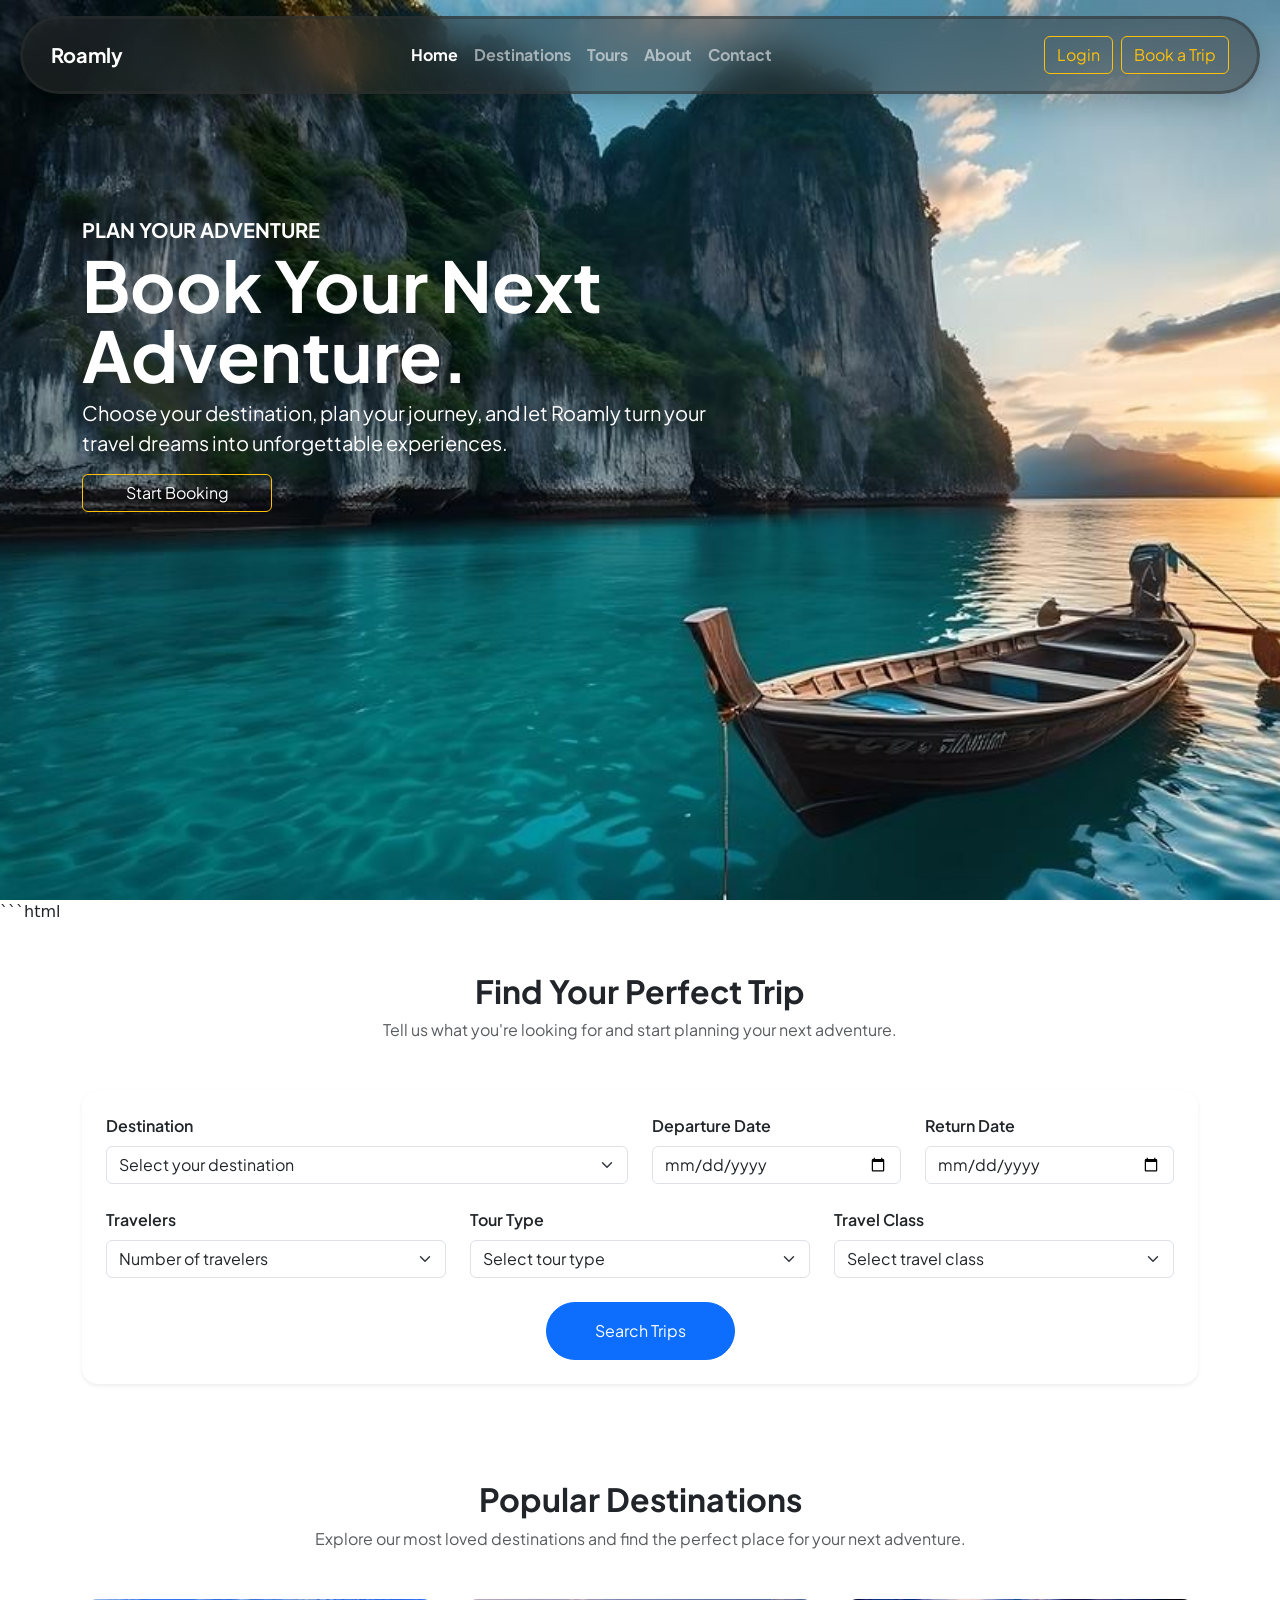
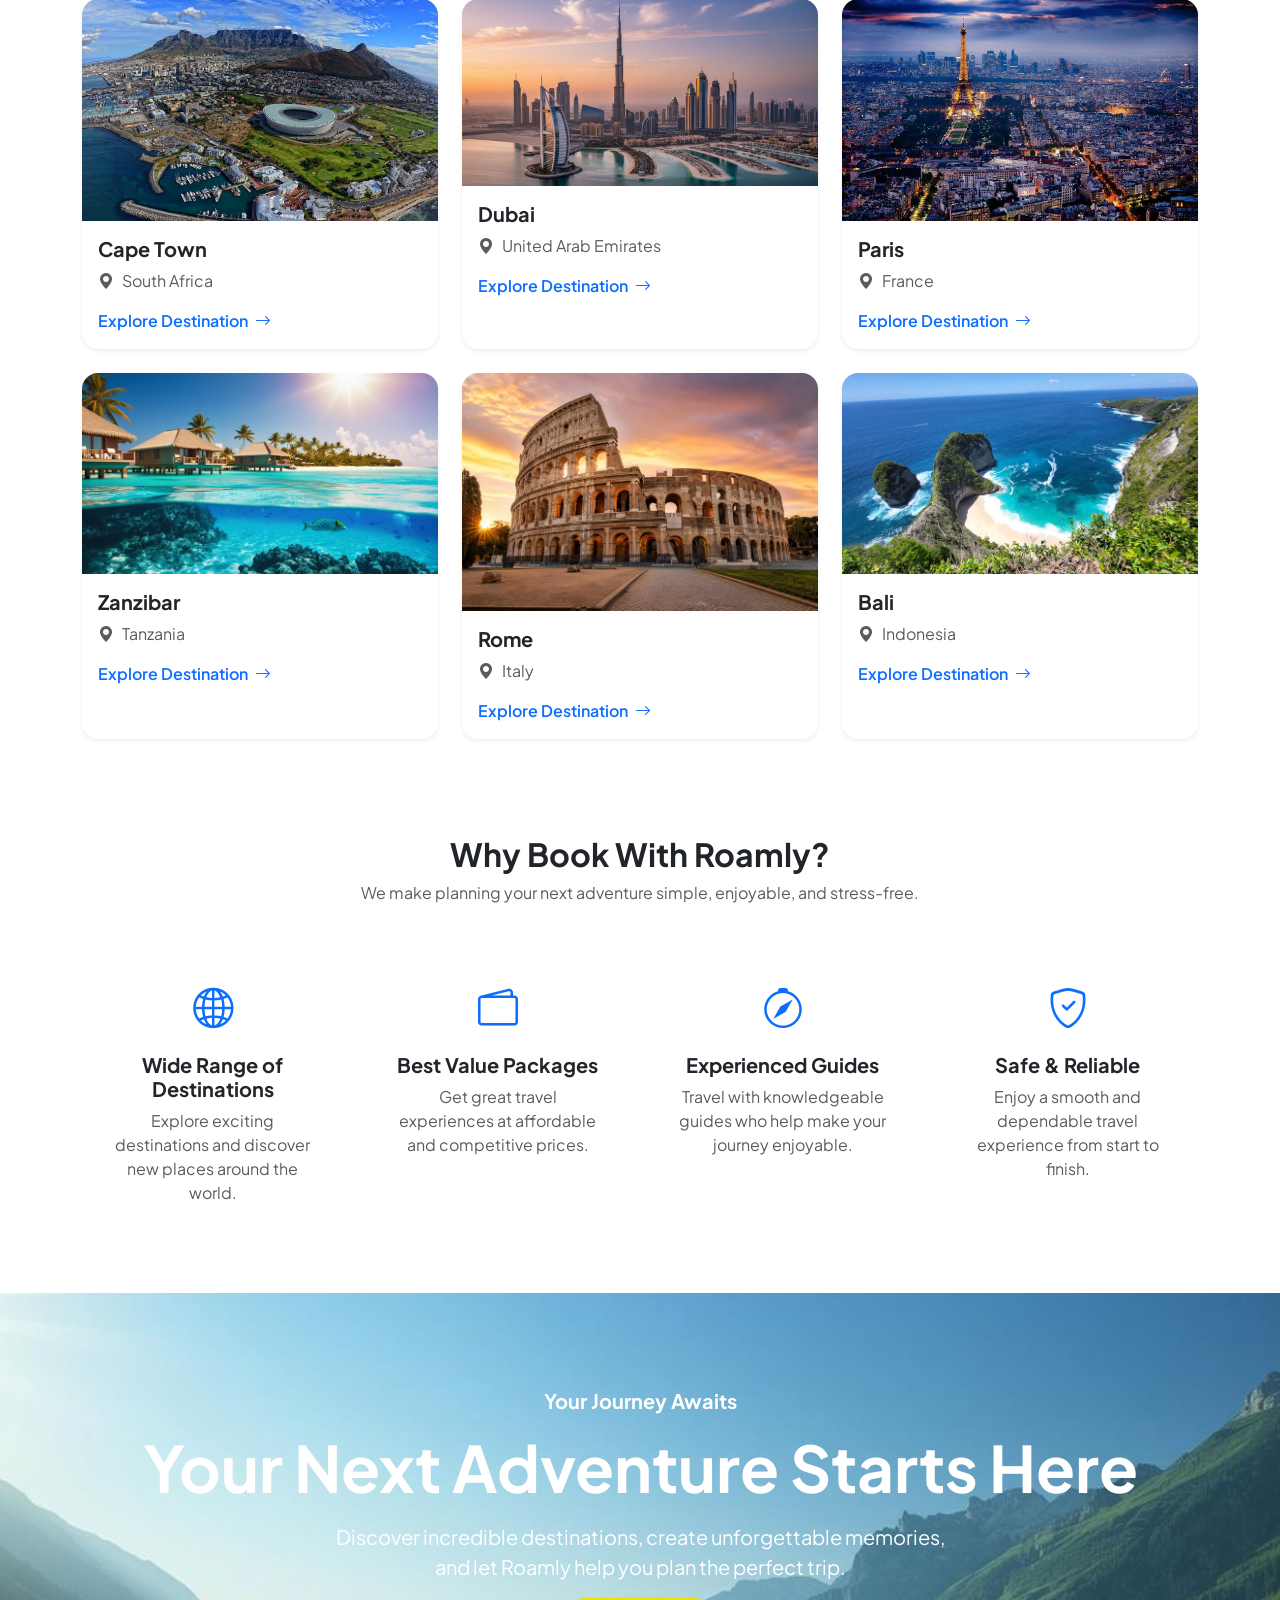
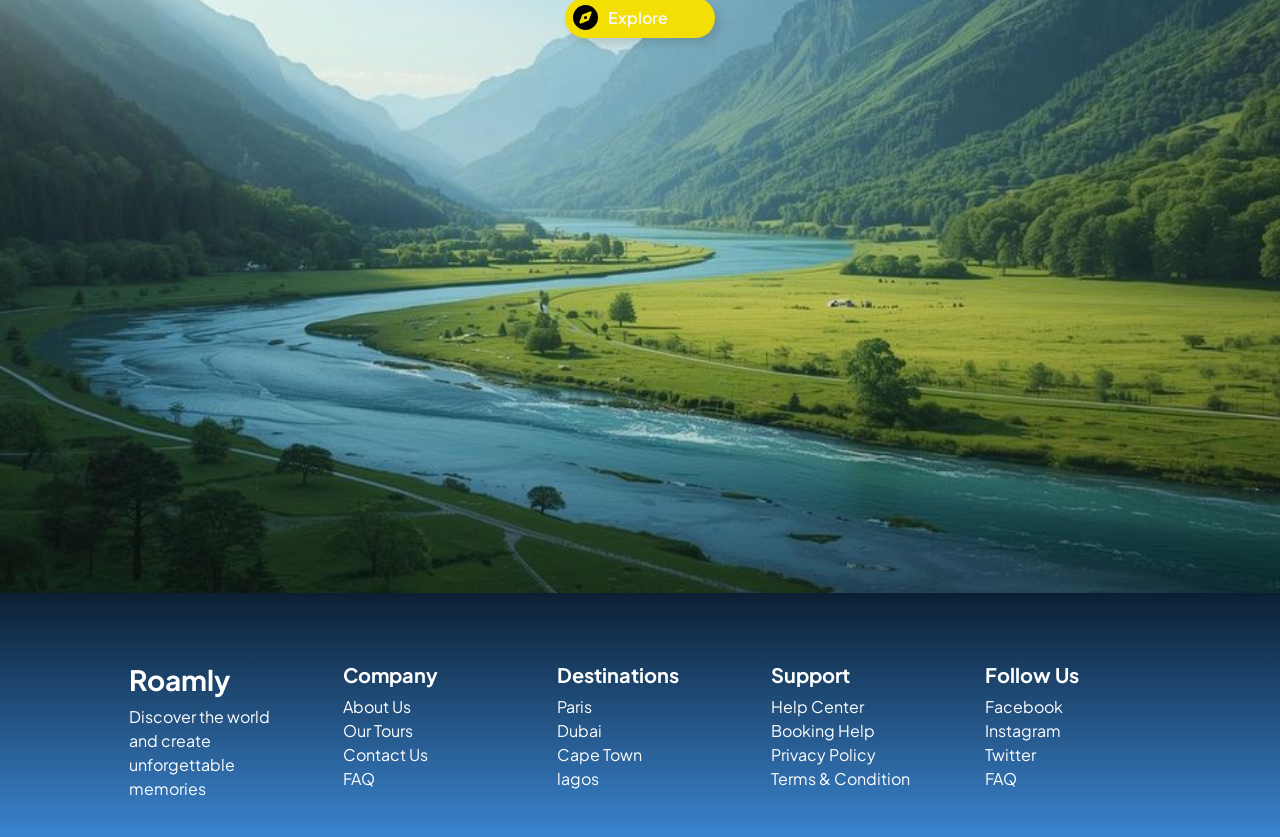
<file: book.html>
<!doctype html>
<html lang="en">
  <head>
    <meta charset="utf-8">
    <meta name="viewport" content="width=device-width, initial-scale=1">
    <link href="https://cdn.jsdelivr.net/npm/bootstrap@5.0.2/dist/css/bootstrap.min.css" rel="stylesheet" integrity="sha384-EVSTQN3/azprG1Anm3QDgpJLIm9Nao0Yz1ztcQTwFspd3yD65VohhpuuCOmLASjC" crossorigin="anonymous">
    <link href="https://fonts.googleapis.com/css2?family=Plus+Jakarta+Sans:wght@400;500;600;700;800&display=swap" rel="stylesheet">
    <link rel="stylesheet" href="https://cdn.jsdelivr.net/npm/bootstrap-icons@1.11.3/font/bootstrap-icons.min.css">
    <link rel="stylesheet" href="book.css">
    <title>Roamly</title>
  </head>
  <body>
 <nav class="navbar navbar-expand-lg navbar-dark fixed-top navbar-animate rounded-pill p-3 mt-3">
  <div class="container-fluid">
    <a class="navbar-brand fw-bold" href="index.html">Roamly</a>
    <button class="navbar-toggler" type="button" data-bs-toggle="collapse" data-bs-target="#navbarScroll" aria-controls="navbarScroll" aria-expanded="false" aria-label="Toggle navigation">
      <span class="navbar-toggler-icon"></span>
    </button>
    <div class="collapse navbar-collapse" id="navbarScroll">
      <ul class="navbar-nav mx-auto my-2 my-lg-0 navbar-nav-scroll" style="--bs-scroll-height: 100px;">
        <li class="nav-item">
          <a class="nav-link active fw-bold" aria-current="page" href="index.html">Home</a>
        </li>
        <li class="nav-item">
          <a class="nav-link fw-bold" href="destination.html">Destinations</a>
        </li>
         <li class="nav-item">
          <a class="nav-link fw-bold" href="tours.html">Tours</a>
        </li>
         <li class="nav-item">
          <a class="nav-link fw-bold" href="about.html">About</a>
        </li>
         <li class="nav-item">
          <a class="nav-link fw-bold" href="contact.html">Contact</a>
        </li>
      </ul>
      <form class="d-flex gap-2">
        <button class="btn btn-outline-warning" type="submit"><a href="login.html" class="text-decoration-none text-warning">Login</a></button>
        <button class="btn btn-outline-warning" type="submit"><a href="book.html" class="text-decoration-none text-warning">Book a Trip</a></button>
      </form>
    </div>
  </div>
</nav>

<main class="hero">
  <div class="container">
    <div class="row">
      <div class="col-lg-7">
        <div class="mt-5 hero-top">
            <h6 class="text-white fw-bold fs-5">PLAN YOUR ADVENTURE</h6>
          <h1 class="text-white fw-bold lh-1">Book Your Next Adventure.</h1>
          <p class="fs-5 text-white">Choose your destination, plan your journey, and let Roamly turn your travel dreams into unforgettable experiences.</p>
            <div class="d-flex gap-4">
                <a href="#" class="btn text-decoration-none text-white text-warning btn-outline-warning">Start Booking</a>
            </div>
          </div>
      </div>
    </div>
  </div>
</main>

```html
<section class="booking-section py-5">
  <div class="container">
    <div class="text-center mb-5">
      <h2 class="fw-bold">Find Your Perfect Trip</h2>
      <p class="text-muted">Tell us what you're looking for and start planning your next adventure.</p>
    </div>

    <div class="card border-0 shadow-sm rounded-4 p-4">
      <form class="row g-4">

        <div class="col-lg-6 col-md-6 col-12">
          <label for="destination" class="form-label fw-semibold">Destination</label>
          <select class="form-select" id="destination">
            <option selected>Select your destination</option>
            <option>Cape Town</option>
            <option>Dubai</option>
            <option>Paris</option>
            <option>Zanzibar</option>
            <option>Rome</option>
            <option>Bali</option>
          </select>
        </div>

        <div class="col-lg-3 col-md-6 col-12">
          <label for="departure" class="form-label fw-semibold">Departure Date</label>
          <input type="date" class="form-control" id="departure">
        </div>

        <div class="col-lg-3 col-md-6 col-12">
          <label for="return" class="form-label fw-semibold">Return Date</label>
          <input type="date" class="form-control" id="return">
        </div>

        <div class="col-lg-4 col-md-6 col-12">
          <label for="travelers" class="form-label fw-semibold">Travelers</label>
          <select class="form-select" id="travelers">
            <option selected>Number of travelers</option>
            <option>1 Traveler</option>
            <option>2 Travelers</option>
            <option>3 Travelers</option>
            <option>4 Travelers</option>
            <option>5+ Travelers</option>
          </select>
        </div>

        <div class="col-lg-4 col-md-6 col-12">
          <label for="tour-type" class="form-label fw-semibold">Tour Type</label>
          <select class="form-select" id="tour-type">
            <option selected>Select tour type</option>
            <option>Adventure</option>
            <option>Beach</option>
            <option>Cultural</option>
            <option>Wildlife</option>
            <option>City Tour</option>
          </select>
        </div>

        <div class="col-lg-4 col-md-6 col-12">
          <label for="travel-class" class="form-label fw-semibold">Travel Class</label>
          <select class="form-select" id="travel-class">
            <option selected>Select travel class</option>
            <option>Economy</option>
            <option>Premium Economy</option>
            <option>Business</option>
            <option>First Class</option>
          </select>
        </div>

        <div class="col-12 text-center mt-4">
          <button type="submit" class="btn btn-primary px-5 py-3 rounded-pill">
            Search Trips
          </button>
        </div>

      </form>
    </div>
  </div>
</section>

<section class="popular-destinations py-5">
  <div class="container">

    <div class="text-center mb-5">
      <h2 class="fw-bold">Popular Destinations</h2>
      <p class="text-muted">Explore our most loved destinations and find the perfect place for your next adventure.</p>
    </div>

    <div class="row g-4">

      <div class="col-lg-4 col-md-6 col-12">
        <div class="card border-0 shadow-sm rounded-4 overflow-hidden h-100">
          <img src="images/Cape Town.jpg" class="card-img-top img-fluid" alt="Cape Town" loading="lazy">
          <div class="card-body">
            <h5 class="fw-bold">Cape Town</h5>
            <p class="text-muted mb-3"><i class="bi bi-geo-alt-fill me-2"></i>South Africa</p>
            <a href="#" class="text-decoration-none fw-semibold">Explore Destination <i class="bi bi-arrow-right ms-1"></i></a>
          </div>
        </div>
      </div>

      <div class="col-lg-4 col-md-6 col-12">
        <div class="card border-0 shadow-sm rounded-4 overflow-hidden h-100">
          <img src="images/dubai.jpg" class="card-img-top img-fluid" alt="Dubai" loading="lazy">
          <div class="card-body">
            <h5 class="fw-bold">Dubai</h5>
            <p class="text-muted mb-3"><i class="bi bi-geo-alt-fill me-2"></i>United Arab Emirates</p>
            <a href="#" class="text-decoration-none fw-semibold">Explore Destination <i class="bi bi-arrow-right ms-1"></i></a>
          </div>
        </div>
      </div>

      <div class="col-lg-4 col-md-6 col-12">
        <div class="card border-0 shadow-sm rounded-4 overflow-hidden h-100">
          <img src="images/france.jpg" class="card-img-top img-fluid" alt="France" loading="lazy">
          <div class="card-body">
            <h5 class="fw-bold">Paris</h5>
            <p class="text-muted mb-3"><i class="bi bi-geo-alt-fill me-2"></i>France</p>
            <a href="#" class="text-decoration-none fw-semibold">Explore Destination <i class="bi bi-arrow-right ms-1"></i></a>
          </div>
        </div>
      </div>

      <div class="col-lg-4 col-md-6 col-12">
        <div class="card border-0 shadow-sm rounded-4 overflow-hidden h-100">
          <img src="images/Zanzibar.jpg" class="card-img-top img-fluid" alt="Zanzibar" loading="lazy">
          <div class="card-body">
            <h5 class="fw-bold">Zanzibar</h5>
            <p class="text-muted mb-3"><i class="bi bi-geo-alt-fill me-2"></i>Tanzania</p>
            <a href="#" class="text-decoration-none fw-semibold">Explore Destination <i class="bi bi-arrow-right ms-1"></i></a>
          </div>
        </div>
      </div>

      <div class="col-lg-4 col-md-6 col-12">
        <div class="card border-0 shadow-sm rounded-4 overflow-hidden h-100">
          <img src="images/Rome.jpg" class="card-img-top img-fluid" alt="Rome" loading="lazy">
          <div class="card-body">
            <h5 class="fw-bold">Rome</h5>
            <p class="text-muted mb-3"><i class="bi bi-geo-alt-fill me-2"></i>Italy</p>
            <a href="#" class="text-decoration-none fw-semibold">Explore Destination <i class="bi bi-arrow-right ms-1"></i></a>
          </div>
        </div>
      </div>

      <div class="col-lg-4 col-md-6 col-12">
        <div class="card border-0 shadow-sm rounded-4 overflow-hidden h-100">
          <img src="images/Bali.jpg" class="card-img-top img-fluid" alt="Bali" loading="lazy">
          <div class="card-body">
            <h5 class="fw-bold">Bali</h5>
            <p class="text-muted mb-3"><i class="bi bi-geo-alt-fill me-2"></i>Indonesia</p>
            <a href="#" class="text-decoration-none fw-semibold">Explore Destination <i class="bi bi-arrow-right ms-1"></i></a>
          </div>
        </div>
      </div>

    </div>
  </div>
</section>


<section class="why-roamly py-5">
  <div class="container">

    <div class="text-center mb-5">
      <h2 class="fw-bold">Why Book With Roamly?</h2>
      <p class="text-muted">We make planning your next adventure simple, enjoyable, and stress-free.</p>
    </div>

    <div class="row g-4">

      <div class="col-lg-3 col-md-6 col-12">
        <div class="text-center p-4 h-100">
          <div class="mb-3">
            <i class="bi bi-globe2 fs-1 text-primary"></i>
          </div>
          <h5 class="fw-bold">Wide Range of Destinations</h5>
          <p class="text-muted">Explore exciting destinations and discover new places around the world.</p>
        </div>
      </div>

      <div class="col-lg-3 col-md-6 col-12">
        <div class="text-center p-4 h-100">
          <div class="mb-3">
            <i class="bi bi-wallet2 fs-1 text-primary"></i>
          </div>
          <h5 class="fw-bold">Best Value Packages</h5>
          <p class="text-muted">Get great travel experiences at affordable and competitive prices.</p>
        </div>
      </div>

      <div class="col-lg-3 col-md-6 col-12">
        <div class="text-center p-4 h-100">
          <div class="mb-3">
            <i class="bi bi-compass fs-1 text-primary"></i>
          </div>
          <h5 class="fw-bold">Experienced Guides</h5>
          <p class="text-muted">Travel with knowledgeable guides who help make your journey enjoyable.</p>
        </div>
      </div>

      <div class="col-lg-3 col-md-6 col-12">
        <div class="text-center p-4 h-100">
          <div class="mb-3">
            <i class="bi bi-shield-check fs-1 text-primary"></i>
          </div>
          <h5 class="fw-bold">Safe & Reliable</h5>
          <p class="text-muted">Enjoy a smooth and dependable travel experience from start to finish.</p>
        </div>
      </div>

    </div>
  </div>
</section>

<section class="cta py-5">
  <div class="container py-5">
    <div class="row">
      <div class="col-lg-12 col-12 col-md-12">
        <div>
          <h5 class="text-center fw-bold text-white">Your Journey Awaits</h5>
          <h2 class="display-3 text-center text-white fw-bold my-3">Your Next Adventure Starts Here</h2>
          <p class="text-center text-white fs-5">Discover incredible destinations, create unforgettable memories,<br> and let Roamly help you plan the perfect trip.</p>
             <div class="mb-3 d-flex justify-content-center">
                 <button class="button">
   <svg class="svgIcon" viewBox="0 0 512 512" height="1em" xmlns="http://www.w3.org/2000/svg"><path d="M256 512A256 256 0 1 0 256 0a256 256 0 1 0 0 512zm50.7-186.9L162.4 380.6c-19.4 7.5-38.5-11.6-31-31l55.5-144.3c3.3-8.5 9.9-15.1 18.4-18.4l144.3-55.5c19.4-7.5 38.5 11.6 31 31L325.1 306.7c-3.2 8.5-9.9 15.1-18.4 18.4zM288 256a32 32 0 1 0 -64 0 32 32 0 1 0 64 0z"></path></svg>
  Explore
</button>
             </div>
        </div>
      </div>
    </div>
  </div>
</section>

<footer class="footer">
  <div class="container">
    <div class="row d-flex justify-content-center gap-4">
      <div class="col-lg-2 col-12 col-md-3">
        <div>
          <h3 class="fw-bold">Roamly</h3>
          <p>Discover the world and create unforgettable memories</p>
        </div>
      </div>
      <div class="col-lg-2 col-5 col-md-3">
        <div>
            <h5 class="fw-bold">Company</h5>
            <div>
              <ul class="list-unstyled">
                <li><a href="#" class="text-decoration-none text-white">About Us</a></li>
                <li><a href="#" class="text-decoration-none text-white">Our Tours</a></li>
                <li><a href="#" class="text-decoration-none text-white">Contact Us</a></li>
                <li><a href="#" class="text-decoration-none text-white">FAQ</a></li>
              </ul>
            </div>
        </div>
      </div>
      <div class="col-lg-2 col-5 col-md-3">
        <div>
          <h5 class="fw-bold">Destinations</h5>
           <div>
              <ul class="list-unstyled">
                <li><a href="#" class="text-decoration-none text-white">Paris</a></li>
                <li><a href="#" class="text-decoration-none text-white">Dubai</a></li>
                <li><a href="#" class="text-decoration-none text-white">Cape Town</a></li>
                <li><a href="#" class="text-decoration-none text-white">lagos</a></li>
              </ul>
            </div>
        </div>
      </div>
      <div class="col-lg-2 col-5 col-md-3">
        <div>
          <h5 class="fw-bold">Support</h5>
           <div>
              <ul class="list-unstyled">
                <li><a href="#" class="text-decoration-none text-white">Help Center</a></li>
                <li><a href="#" class="text-decoration-none text-white">Booking Help</a></li>
                <li><a href="#" class="text-decoration-none text-white">Privacy Policy</a></li>
                <li><a href="#" class="text-decoration-none text-white">Terms & Condition</a></li>
              </ul>
            </div>
        </div>
      </div>
      <div class="col-lg-2 col-5 col-md-3">
        <div>
          <h5 class="fw-bold">Follow Us</h5>
           <div>
              <ul class="list-unstyled">
                <li><a href="#" class="text-decoration-none text-white">Facebook</a></li>
                <li><a href="#" class="text-decoration-none text-white">Instagram</a></li>
                <li><a href="#" class="text-decoration-none text-white">Twitter</a></li>
                <li><a href="#" class="text-decoration-none text-white">FAQ</a></li>
              </ul>
            </div>
        </div>
      </div>
    </div>
  </div>
</footer>


    <script src="https://cdn.jsdelivr.net/npm/bootstrap@5.0.2/dist/js/bootstrap.bundle.min.js" integrity="sha384-MrcW6ZMFYlzcLA8Nl+NtUVF0sA7MsXsP1UyJoMp4YLEuNSfAP+JcXn/tWtIaxVXM" crossorigin="anonymous"></script>

  </body>
</html>
</file>
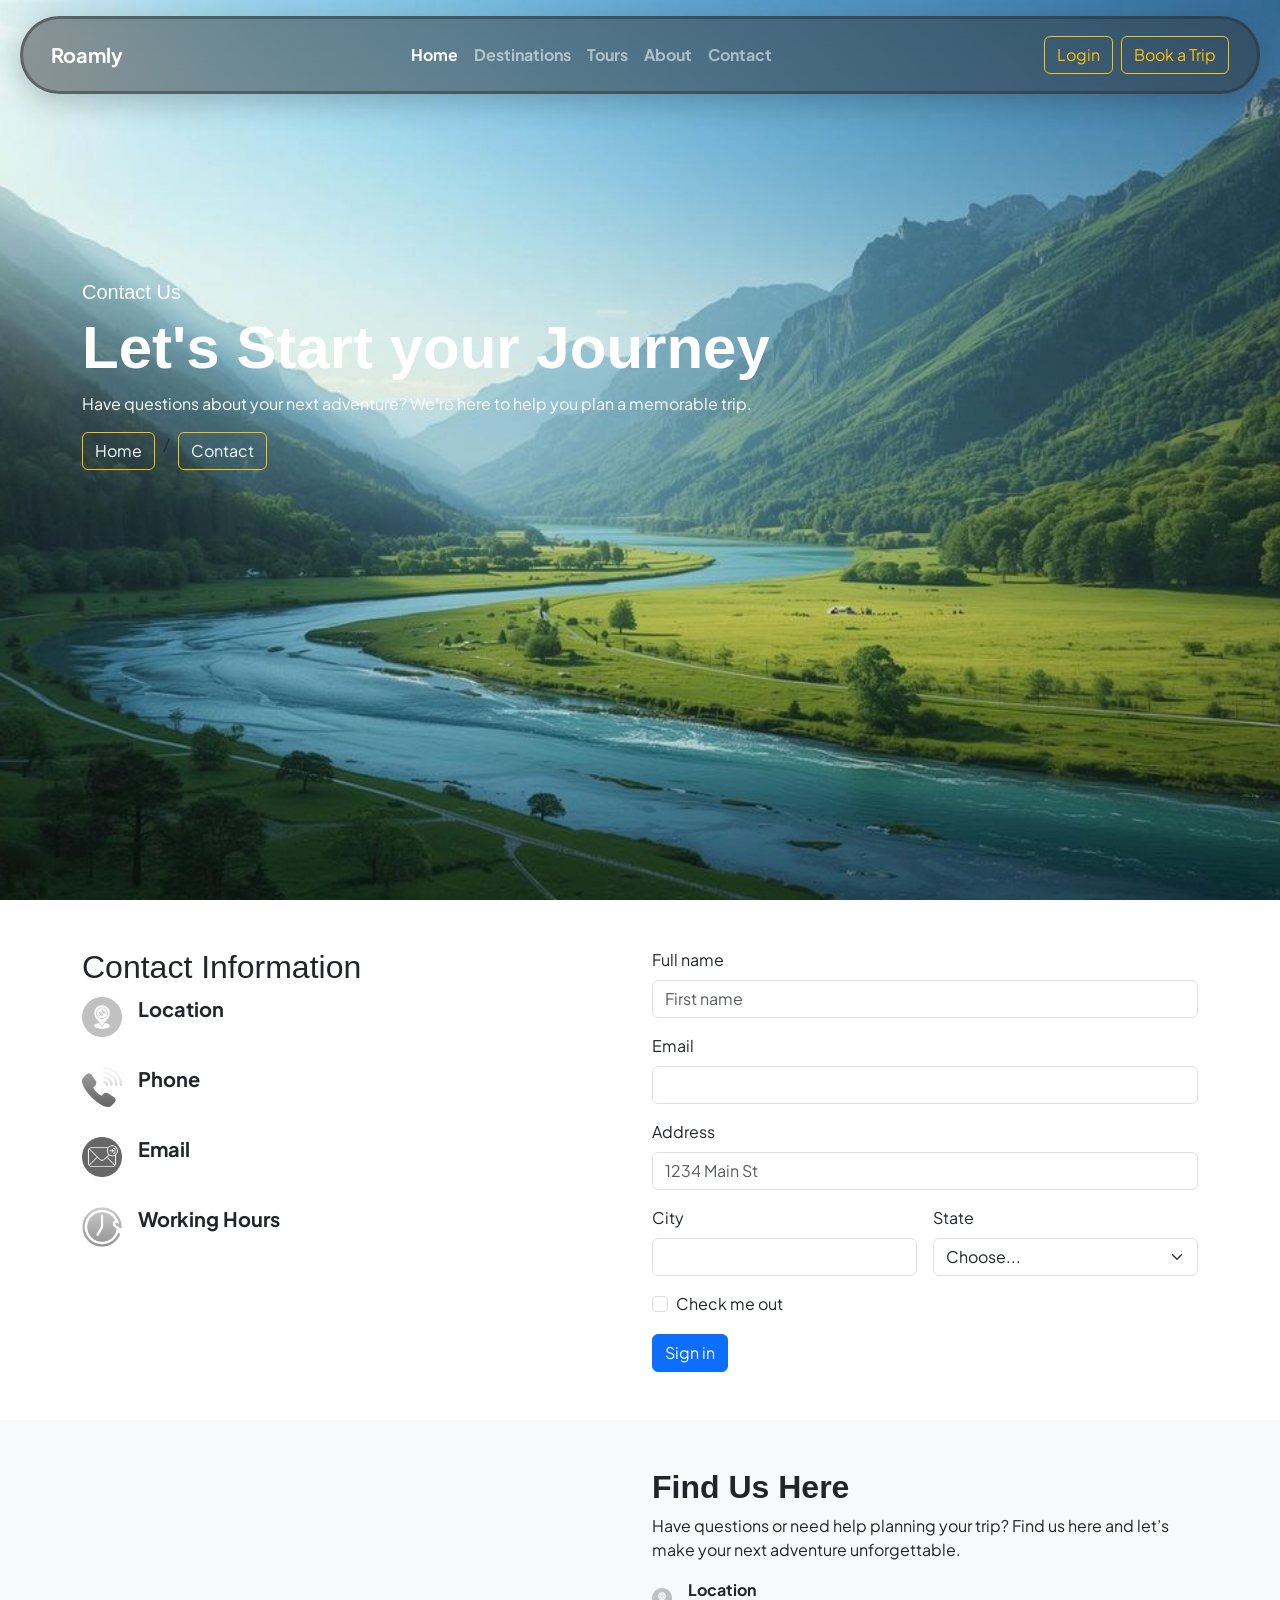
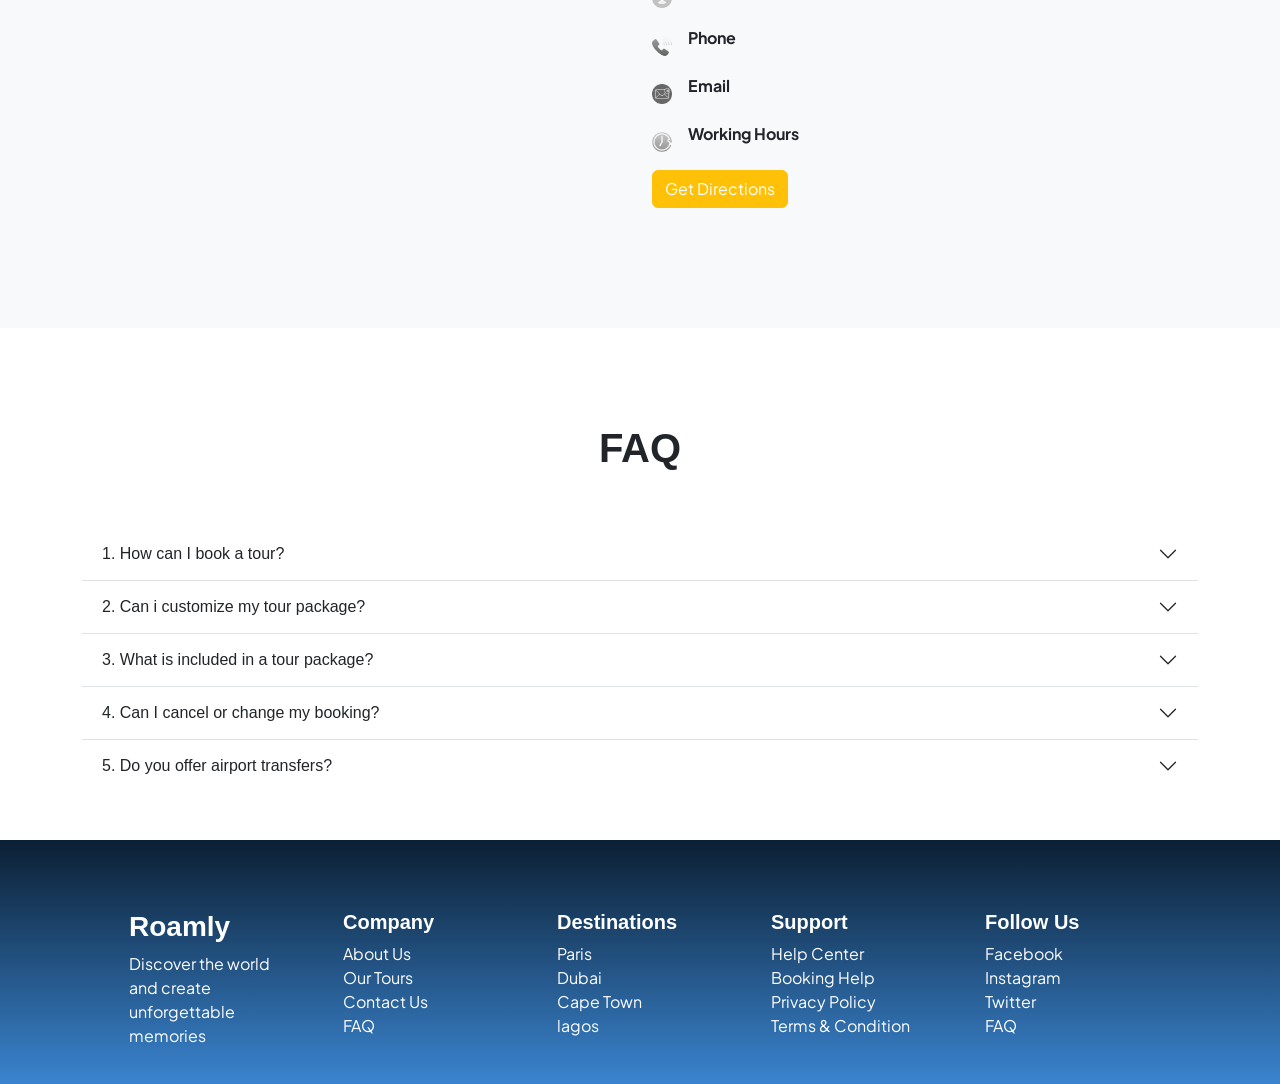
<file: contact.html>
<!doctype html>
<html lang="en">
  <head>
    <meta charset="utf-8">
    <meta name="viewport" content="width=device-width, initial-scale=1">
    <link href="https://cdn.jsdelivr.net/npm/bootstrap@5.0.2/dist/css/bootstrap.min.css" rel="stylesheet" integrity="sha384-EVSTQN3/azprG1Anm3QDgpJLIm9Nao0Yz1ztcQTwFspd3yD65VohhpuuCOmLASjC" crossorigin="anonymous">
    <link href="https://fonts.googleapis.com/css2?family=Plus+Jakarta+Sans:wght@400;500;600;700;800&display=swap" rel="stylesheet">
    <link rel="stylesheet" href="https://cdn.jsdelivr.net/npm/bootstrap-icons@1.11.3/font/bootstrap-icons.min.css">
    <link rel="stylesheet" href="contact.css">
    <title>Roamly</title>
  </head>
  <body>
<nav class="navbar navbar-expand-lg navbar-dark fixed-top navbar-animate rounded-pill p-3 mt-3">
  <div class="container-fluid">
    <a class="navbar-brand fw-bold" href="index.html">Roamly</a>
    <button class="navbar-toggler" type="button" data-bs-toggle="collapse" data-bs-target="#navbarScroll" aria-controls="navbarScroll" aria-expanded="false" aria-label="Toggle navigation">
      <span class="navbar-toggler-icon"></span>
    </button>
    <div class="collapse navbar-collapse" id="navbarScroll">
      <ul class="navbar-nav mx-auto my-2 my-lg-0 navbar-nav-scroll" style="--bs-scroll-height: 100px;">
        <li class="nav-item">
          <a class="nav-link active fw-bold" aria-current="page" href="index.html">Home</a>
        </li>
        <li class="nav-item">
          <a class="nav-link fw-bold" href="destination.html">Destinations</a>
        </li>
         <li class="nav-item">
          <a class="nav-link fw-bold" href="tours.html">Tours</a>
        </li>
         <li class="nav-item">
          <a class="nav-link fw-bold" href="about.html">About</a>
        </li>
         <li class="nav-item">
          <a class="nav-link fw-bold" href="contact.html">Contact</a>
        </li>
      </ul>
      <form class="d-flex gap-2">
        <button class="btn btn-outline-warning" type="submit"><a href="login.html" class="text-decoration-none text-warning">Login</a></button>
        <button class="btn btn-outline-warning" type="submit"><a href="book.html" class="text-decoration-none text-warning">Book a Trip</a></button>
      </form>
    </div>
  </div>
</nav>

<main class="contact-hero">
<div class="container">
  <div class="row">
    <div class="col-lg-8 col-12">
      <div class="contact-text">
        <h6 class="text-white fs-5">Contact Us</h6>
        <h1 class="fw-bold text-white">Let's Start your Journey</h1>
        <p class="text-white">Have questions about your next adventure? We're here to help you plan a memorable trip.</p>
        <div>
          <nav aria-label="breadcrumb">
  <ol class="breadcrumb">
    <li class="breadcrumb-item"><a href="#" class="text-decoration-none text-white btn btn-outline-warning">Home</a></li>
    <li class="breadcrumb-item"><a href="#" class="text-decoration-none text-white btn btn-outline-warning">Contact</a></li>
  </ol>
</nav>
        </div>
      </div>
    </div>
  </div>
</div>
</main>

<section class="contact py-5">
  <div class="container">
    <div class="row">
      <div class="col-lg-6 col-12">
        <div>
          <h2>Contact Information</h2>
          <div class="d-flex gap-3 align-items-center mb-4">
              <img src="images/pin_5667891.png" alt="Location" srcset="" class="img-fluid" loading="lazy">
              <p class="fs-5 fw-bold">Location</p>
          </div>
          <div class="d-flex gap-3 align-items-center mb-4">
              <img src="images/phone-call_4213179.png" alt="Phone" srcset="" class="img-fluid" loading="lazy">
              <p class="fs-5 fw-bold">Phone</p>
          </div>
          <div class="d-flex gap-3 align-items-center mb-4">
              <img src="images/send-mail_10505945.png" alt="Email" srcset="" class="img-fluid" loading="lazy">
              <p class="fs-5 fw-bold">Email</p>
          </div>
          <div class="d-flex gap-3 align-items-center mb-4">
              <img src="images/24h_17349694.png" alt="Hours" srcset="" class="img-fluid" loading="lazy">
              <p class="fs-5 fw-bold">Working Hours</p>
          </div>
        </div>
      </div>
      <div class="col-lg-6 col-12">
        <div>
          <form class="row g-3">
  <div class="col-md-12">
    <label for="inputname14" class="form-label">Full name</label>
    <input type="text" class="form-control" placeholder="First name" aria-label="First name" required>
  </div>
    <div class="col-md-12">
    <label for="inputEmail4" class="form-label">Email</label>
    <input type="email" class="form-control" id="inputEmail4" required>
  </div>
  <div class="col-12">
    <label for="inputAddress" class="form-label">Address</label>
    <input type="text" class="form-control" id="inputAddress" placeholder="1234 Main St" required>
  </div>
  <div class="col-md-6">
    <label for="inputCity" class="form-label">City</label>
    <input type="text" class="form-control" id="inputCity" required>
  </div>
  <div class="col-md-6">
    <label for="inputState" class="form-label">State</label>
    <select id="inputState" class="form-select">
      <option selected>Choose...</option>
      <option>Lagos</option>
      <option value="text">Bali</option>
      <option value="link">Zanzibar</option>
    </select>
  </div>
  <div class="col-12">
    <div class="form-check">
      <input class="form-check-input" type="checkbox" id="gridCheck" required>
      <label class="form-check-label" for="gridCheck" aria-required="true">
        Check me out
      </label>
    </div>
  </div>
  <div class="col-12">
    <button type="submit" class="btn btn-primary">Sign in</button>
  </div>
</form>
</div>
      </div>
    </div>
  </div>
</section>

<section class="location bg-light py-5">
  <div class="container">
    <div class="row">
      <div class="col-lg-6">
        <div class="mb-3">
          <iframe src="https://www.google.com/maps/embed?pb=!1m18!1m12!1m3!1d15802.000309550504!2d3.3276696730997344!3d8.050362167487274!2m3!1f0!2f0!3f0!3m2!1i1024!2i768!4f13.1!3m3!1m2!1s0x103094025fba5fdb%3A0x455d4accf31a7bdd!2sOkeho%2C%20Oyo!5e0!3m2!1sen!2sng!4v1788170362897!5m2!1sen!2sng" allowfullscreen="" loading="lazy" referrerpolicy="strict-origin-when-cross-origin" class="w-100"></iframe>
        </div>
      </div>
      <div class="col-lg-6">
        <div>
          <h2 class="fw-bold">Find Us Here</h2>
          <p class="">Have questions or need help planning your trip? Find us here and let’s make your next adventure unforgettable.</p>
           <div>
          <div class="d-flex gap-3 align-items-center mb-2">
              <img src="images/pin_5667891.png" alt="Location" srcset="" class="img-fluid" loading="lazy">
              <p class="fw-bold">Location</p>
          </div>
          <div class="d-flex gap-3 align-items-center mb-2">
              <img src="images/phone-call_4213179.png" alt="Phone" srcset="" class="img-fluid" loading="lazy">
              <p class="fw-bold">Phone</p>
          </div>
          <div class="d-flex gap-3 align-items-center mb-2">
              <img src="images/send-mail_10505945.png" alt="Email" srcset="" class="img-fluid" loading="lazy">
              <p class="fw-bold">Email</p>
          </div>
          <div class="d-flex gap-3 align-items-center mb-2">
              <img src="images/24h_17349694.png" alt="Hours" srcset="" class="img-fluid" loading="lazy">
              <p class="fw-bold">Working Hours</p>
          </div>
        </div>
        <a href="#" class="btn bg-warning btn-outline-warning text-white">Get Directions</a>
        </div>
      </div>
    </div>
  </div>
</section>


<section class="faq reveal py-5">
  <div class="container">
    <div>
    <h1 class="text-center py-5 fw-bold text-dark">FAQ</h1>
    </div>
    <div class="accordion accordion-flush" id="accordionFlushExample">
  <div class="accordion-item">
    <h2 class="accordion-header" id="flush-headingOne">
      <button class="accordion-button collapsed" type="button" data-bs-toggle="collapse" data-bs-target="#flush-collapseOne" aria-expanded="false" aria-controls="flush-collapseOne">
        1. How can I book a tour?
      </button>
    </h2>
    <div id="flush-collapseOne" class="accordion-collapse collapse" aria-labelledby="flush-headingOne" data-bs-parent="#accordionFlushExample">
      <div class="accordion-body">You can browse our available tours, choose your preferred destination, and click the booking button to begin your reservation.</div>
    </div>
  </div>
  <div class="accordion-item">
    <h2 class="accordion-header" id="flush-headingTwo">
      <button class="accordion-button collapsed" type="button" data-bs-toggle="collapse" data-bs-target="#flush-collapseTwo" aria-expanded="false" aria-controls="flush-collapseTwo">
        2. Can i customize my tour package?
      </button>
    </h2>
    <div id="flush-collapseTwo" class="accordion-collapse collapse" aria-labelledby="flush-headingTwo" data-bs-parent="#accordionFlushExample">
      <div class="accordion-body">Yes. You can contact our team to discuss your preferred destinations, activities, travel dates, and other requirements.</div>
    </div>
  </div>
  <div class="accordion-item">
    <h2 class="accordion-header" id="flush-headingThree">
      <button class="accordion-button collapsed" type="button" data-bs-toggle="collapse" data-bs-target="#flush-collapseThree" aria-expanded="false" aria-controls="flush-collapseThree">
        3. What is included in a tour package?
      </button>
    </h2>
    <div id="flush-collapseThree" class="accordion-collapse collapse" aria-labelledby="flush-headingThree" data-bs-parent="#accordionFlushExample">
      <div class="accordion-body">Packages may include accommodation, transportation, guided activities, and selected experiences. The exact inclusions depend on the tour you choose.</div>
    </div>
  </div>
  <div class="accordion-item">
    <h2 class="accordion-header" id="flush-headingFour">
      <button class="accordion-button collapsed" type="button" data-bs-toggle="collapse" data-bs-target="#flush-collapseFour" aria-expanded="false" aria-controls="flush-collapseFour">
        4. Can I cancel or change my booking?
      </button>
    </h2>
    <div id="flush-collapseFour" class="accordion-collapse collapse" aria-labelledby="flush-headingFour" data-bs-parent="#accordionFlushExample">
      <div class="accordion-body">Yes, changes or cancellations may be possible depending on the tour and booking conditions. Contact our team as soon as possible for assistance.</div>
    </div>
  </div>
  <div class="accordion-item">
    <h2 class="accordion-header" id="flush-headingFive">
      <button class="accordion-button collapsed" type="button" data-bs-toggle="collapse" data-bs-target="#flush-collapseFive" aria-expanded="false" aria-controls="flush-collapseFive">
        5. Do you offer airport transfers?
      </button>
    </h2>
    <div id="flush-collapseFive" class="accordion-collapse collapse" aria-labelledby="flush-headingFive" data-bs-parent="#accordionFlushExample">
      <div class="accordion-body">Yes. Airport transfer services can be arranged for selected destinations. Contact us before your trip to confirm availability.</div>
    </div>
  </div>
</div>
  </div>
</section>

<footer class="footer">
  <div class="container">
    <div class="row d-flex justify-content-center gap-4">
      <div class="col-lg-2 col-12 col-md-3">
        <div>
          <h3 class="fw-bold">Roamly</h3>
          <p>Discover the world and create unforgettable memories</p>
        </div>
      </div>
      <div class="col-lg-2 col-5 col-md-3">
        <div>
            <h5 class="fw-bold">Company</h5>
            <div>
              <ul class="list-unstyled">
                <li><a href="#" class="text-decoration-none text-white">About Us</a></li>
                <li><a href="#" class="text-decoration-none text-white">Our Tours</a></li>
                <li><a href="#" class="text-decoration-none text-white">Contact Us</a></li>
                <li><a href="#" class="text-decoration-none text-white">FAQ</a></li>
              </ul>
            </div>
        </div>
      </div>
      <div class="col-lg-2 col-5 col-md-3">
        <div>
          <h5 class="fw-bold">Destinations</h5>
           <div>
              <ul class="list-unstyled">
                <li><a href="#" class="text-decoration-none text-white">Paris</a></li>
                <li><a href="#" class="text-decoration-none text-white">Dubai</a></li>
                <li><a href="#" class="text-decoration-none text-white">Cape Town</a></li>
                <li><a href="#" class="text-decoration-none text-white">lagos</a></li>
              </ul>
            </div>
        </div>
      </div>
      <div class="col-lg-2 col-5 col-md-3">
        <div>
          <h5 class="fw-bold">Support</h5>
           <div>
              <ul class="list-unstyled">
                <li><a href="#" class="text-decoration-none text-white">Help Center</a></li>
                <li><a href="#" class="text-decoration-none text-white">Booking Help</a></li>
                <li><a href="#" class="text-decoration-none text-white">Privacy Policy</a></li>
                <li><a href="#" class="text-decoration-none text-white">Terms & Condition</a></li>
              </ul>
            </div>
        </div>
      </div>
      <div class="col-lg-2 col-5 col-md-3">
        <div>
          <h5 class="fw-bold">Follow Us</h5>
           <div>
              <ul class="list-unstyled">
                <li><a href="#" class="text-decoration-none text-white">Facebook</a></li>
                <li><a href="#" class="text-decoration-none text-white">Instagram</a></li>
                <li><a href="#" class="text-decoration-none text-white">Twitter</a></li>
                <li><a href="#" class="text-decoration-none text-white">FAQ</a></li>
              </ul>
            </div>
        </div>
      </div>
    </div>
  </div>
</footer>



    <script src="https://cdn.jsdelivr.net/npm/bootstrap@5.0.2/dist/js/bootstrap.bundle.min.js" integrity="sha384-MrcW6ZMFYlzcLA8Nl+NtUVF0sA7MsXsP1UyJoMp4YLEuNSfAP+JcXn/tWtIaxVXM" crossorigin="anonymous"></script>
  </body>
</html>
</file>
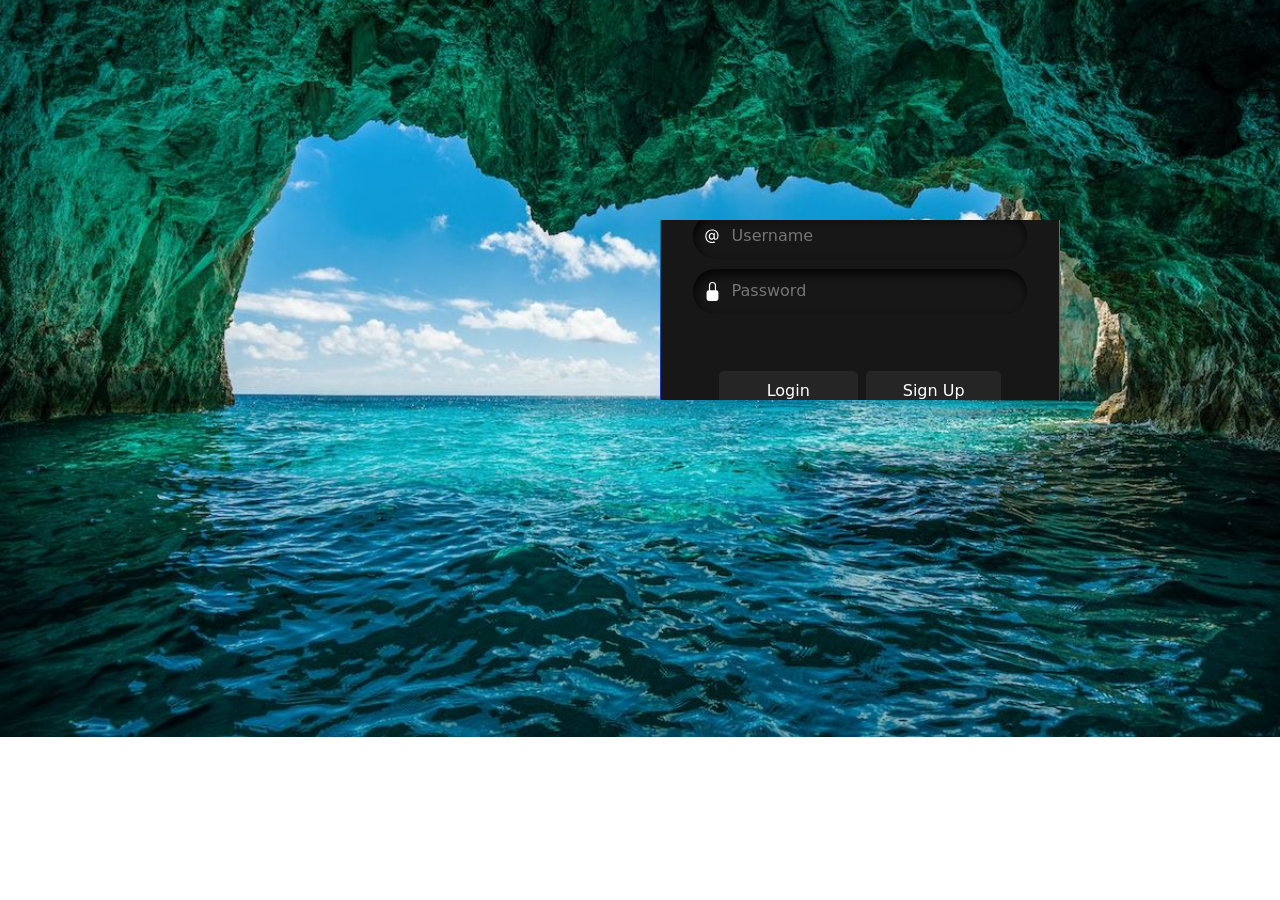
<file: login.html>
<!doctype html>
<html lang="en">
  <head>
    <meta charset="utf-8">
    <meta name="viewport" content="width=device-width, initial-scale=1">
    <link href="https://cdn.jsdelivr.net/npm/bootstrap@5.0.2/dist/css/bootstrap.min.css" rel="stylesheet" integrity="sha384-EVSTQN3/azprG1Anm3QDgpJLIm9Nao0Yz1ztcQTwFspd3yD65VohhpuuCOmLASjC" crossorigin="anonymous">
    <link rel="stylesheet" href="login.css">
    <title>Hello, world!</title>
  </head>
  <body>


<!-- From Uiverse.io by yashasvi9199 --> 
<div class="card">
  <div class="card2">
    <form class="form">
      <p id="heading">Login</p>
      <div class="field">
        <svg
          viewBox="0 0 16 16"
          fill="currentColor"
          height="16"
          width="16"
          xmlns="http://www.w3.org/2000/svg"
          class="input-icon"
        >
          <path
            d="M13.106 7.222c0-2.967-2.249-5.032-5.482-5.032-3.35 0-5.646 2.318-5.646 5.702 0 3.493 2.235 5.708 5.762 5.708.862 0 1.689-.123 2.304-.335v-.862c-.43.199-1.354.328-2.29.328-2.926 0-4.813-1.88-4.813-4.798 0-2.844 1.921-4.881 4.594-4.881 2.735 0 4.608 1.688 4.608 4.156 0 1.682-.554 2.769-1.416 2.769-.492 0-.772-.28-.772-.76V5.206H8.923v.834h-.11c-.266-.595-.881-.964-1.6-.964-1.4 0-2.378 1.162-2.378 2.823 0 1.737.957 2.906 2.379 2.906.8 0 1.415-.39 1.709-1.087h.11c.081.67.703 1.148 1.503 1.148 1.572 0 2.57-1.415 2.57-3.643zm-7.177.704c0-1.197.54-1.907 1.456-1.907.93 0 1.524.738 1.524 1.907S8.308 9.84 7.371 9.84c-.895 0-1.442-.725-1.442-1.914z"
          ></path>
        </svg>
        <input
          type="text"
          class="input-field"
          placeholder="Username"
          autocomplete="off"
          required
        />
      </div>
      <div class="field">
        <svg
          viewBox="0 0 16 16"
          fill="currentColor"
          height="16"
          width="16"
          xmlns="http://www.w3.org/2000/svg"
          class="input-icon"
        >
          <path
            d="M8 1a2 2 0 0 1 2 2v4H6V3a2 2 0 0 1 2-2zm3 6V3a3 3 0 0 0-6 0v4a2 2 0 0 0-2 2v5a2 2 0 0 0 2 2h6a2 2 0 0 0 2-2V9a2 2 0 0 0-2-2z"
          ></path>
        </svg>
        <input type="password" class="input-field" placeholder="Password" required/>
      </div>
      <div class="btn">
        <button class="button1">
          <a href="index.html" class="text-decoration-none text-white" aria-required="true">&nbsp;&nbsp;&nbsp;&nbsp;&nbsp;&nbsp;Login&nbsp;&nbsp;&nbsp;&nbsp;&nbsp;&nbsp;</a>
        </button>
        <button class="button2" aria-required="true">Sign Up</button>
      </div>
      <button class="button3" aria-required="true">Forgot Password</button>
    </form>
  </div>
</div>


    <script src="https://cdn.jsdelivr.net/npm/bootstrap@5.0.2/dist/js/bootstrap.bundle.min.js" integrity="sha384-MrcW6ZMFYlzcLA8Nl+NtUVF0sA7MsXsP1UyJoMp4YLEuNSfAP+JcXn/tWtIaxVXM" crossorigin="anonymous"></script>

  </body>
</html>
</file>
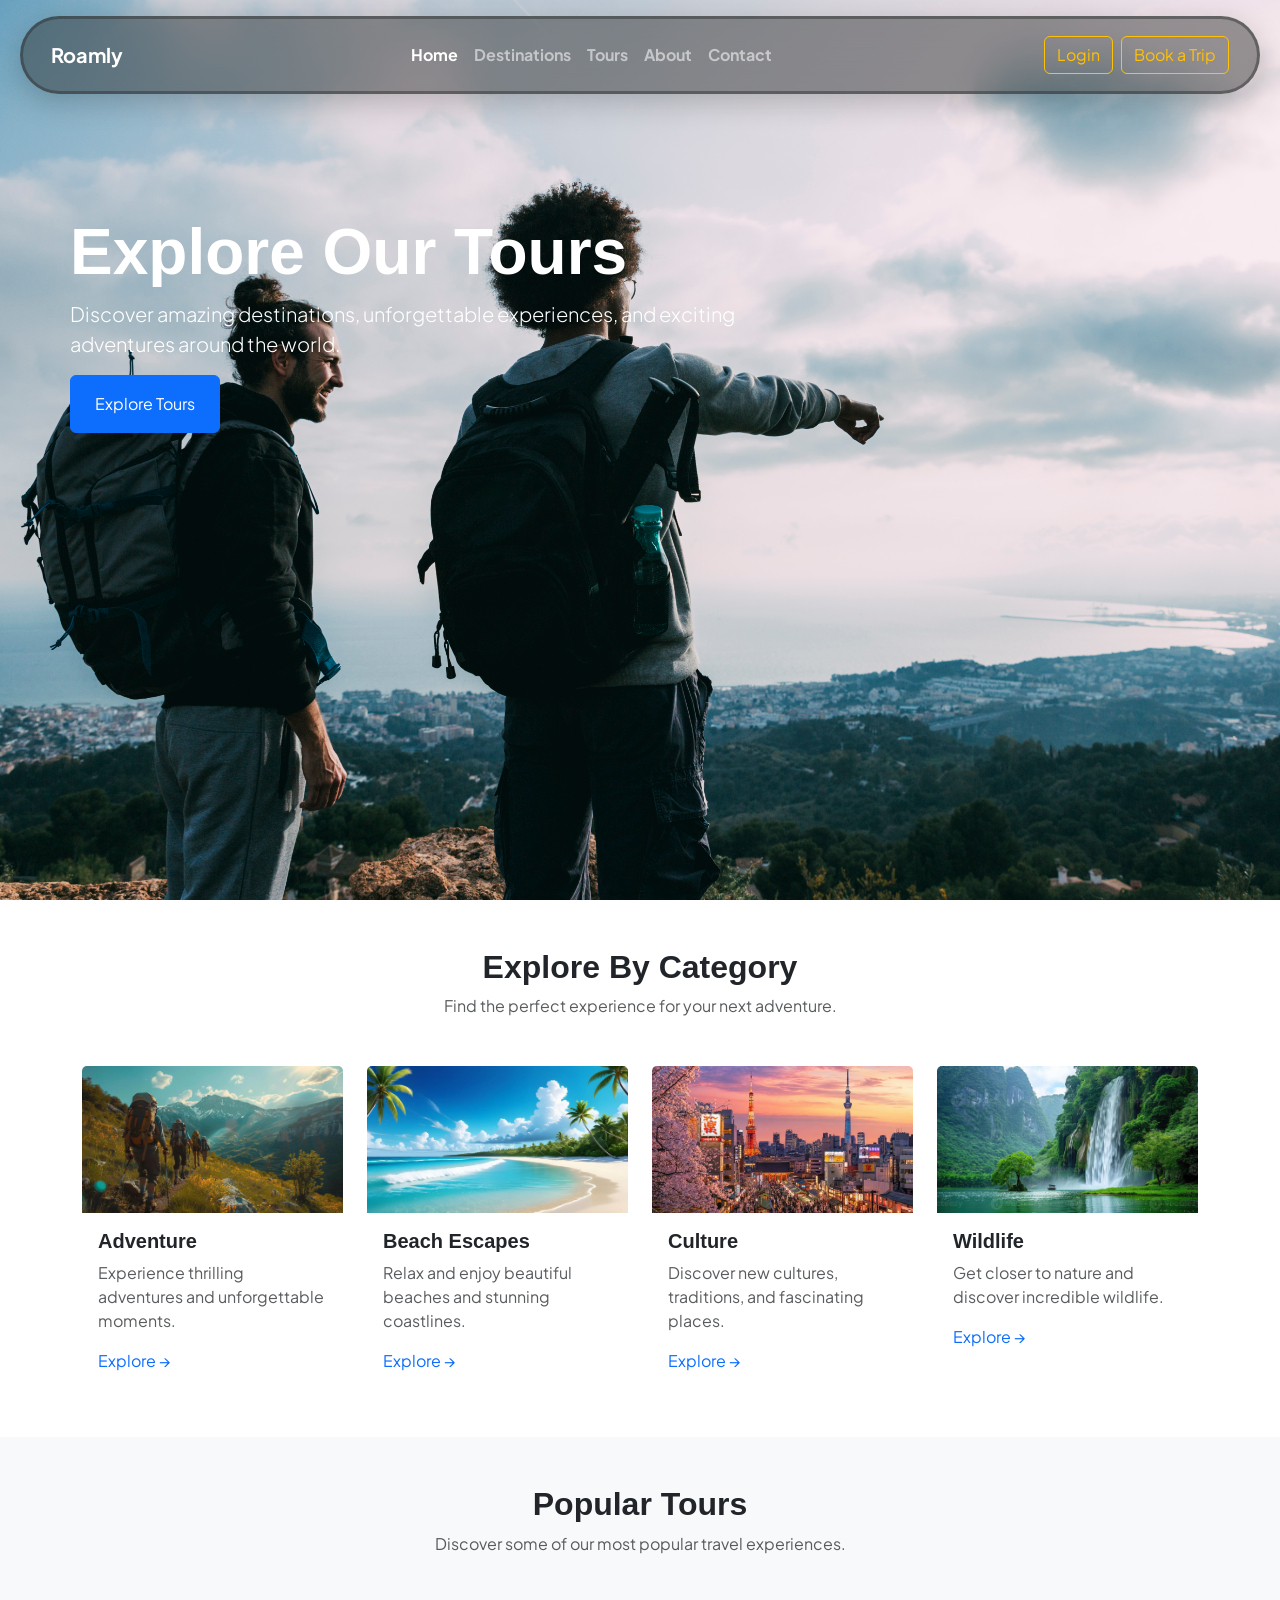
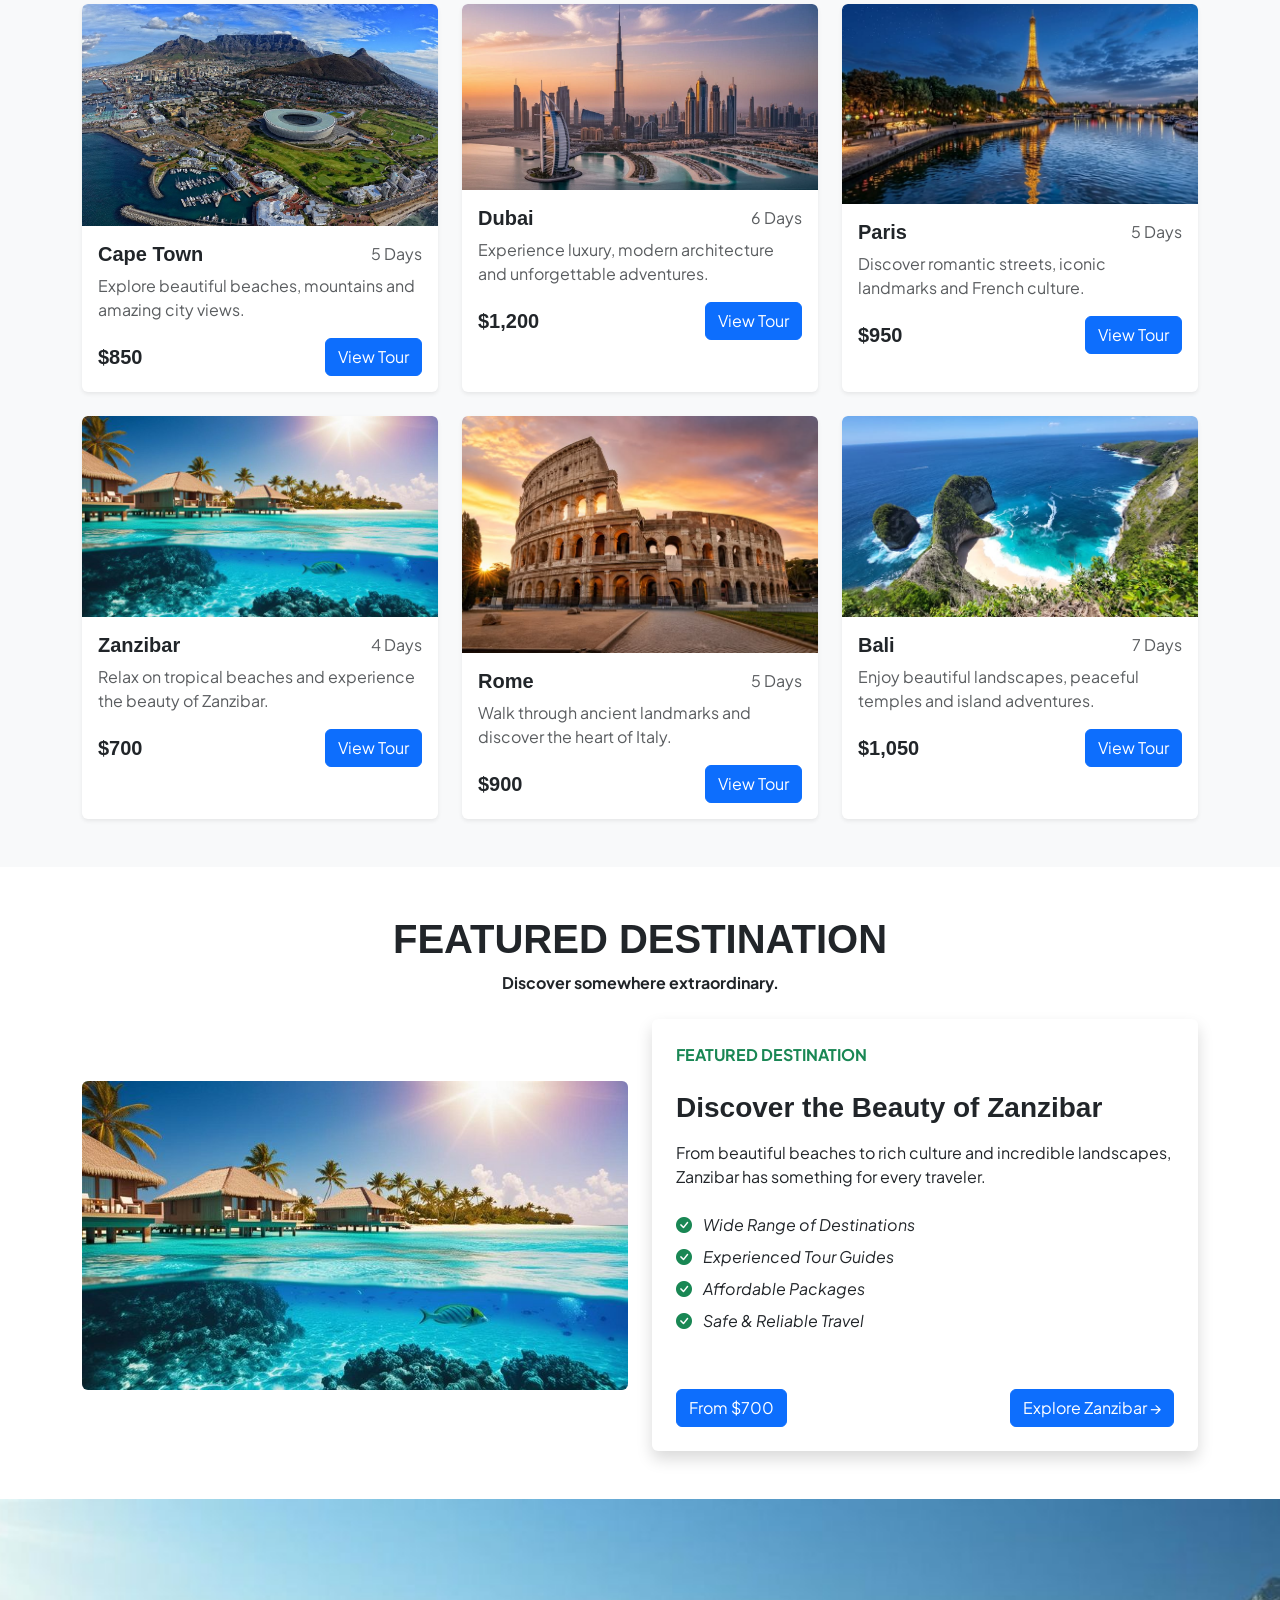
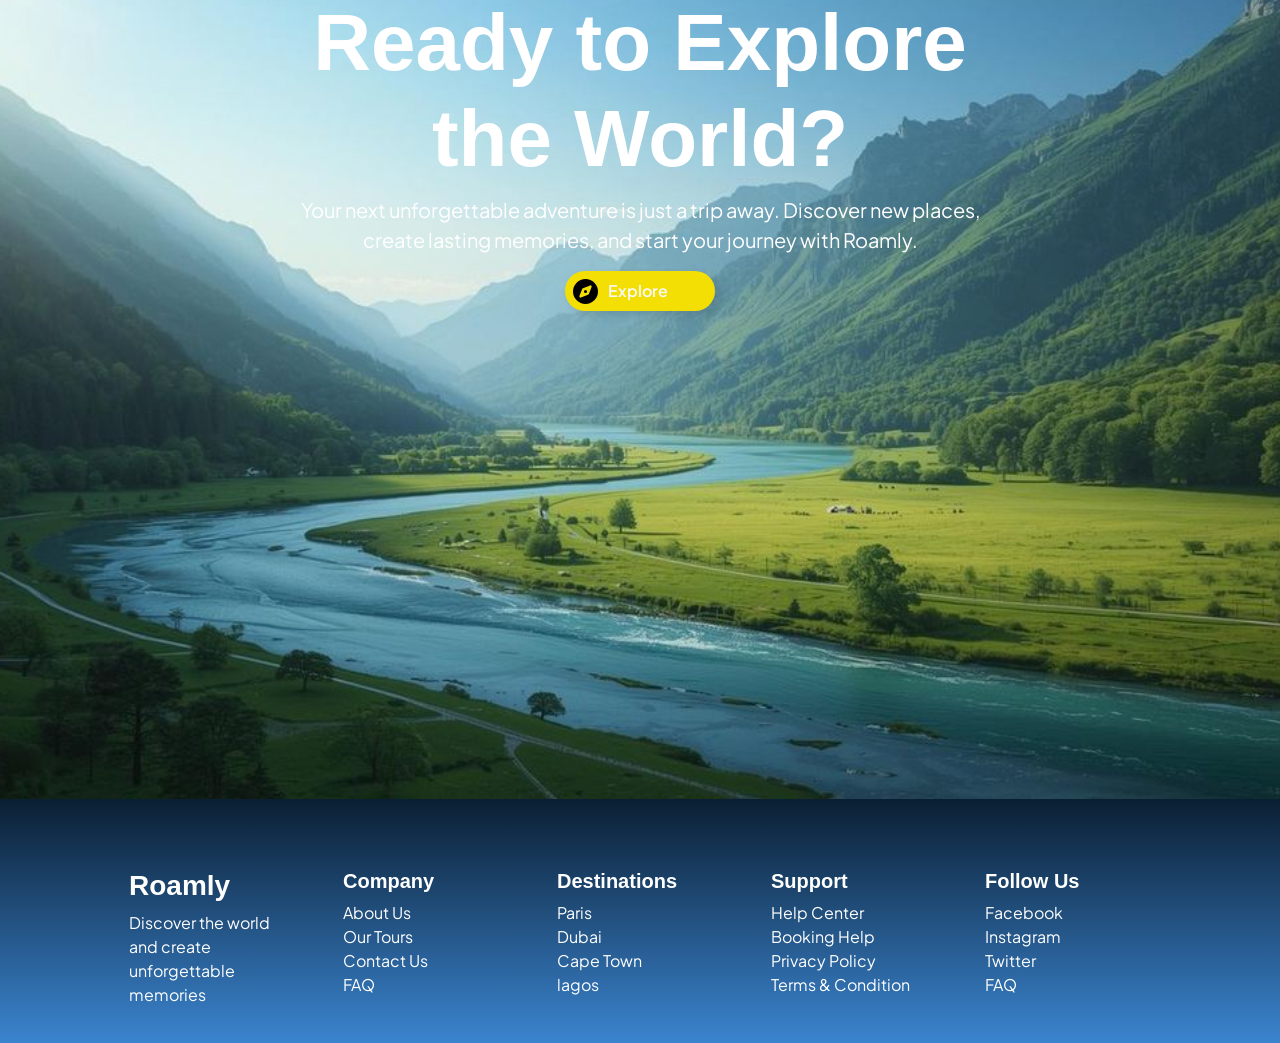
<file: tours.html>
<!doctype html>
<html lang="en">
  <head>
    <meta charset="utf-8">
    <meta name="viewport" content="width=device-width, initial-scale=1">
    <link href="https://cdn.jsdelivr.net/npm/bootstrap@5.0.2/dist/css/bootstrap.min.css" rel="stylesheet" integrity="sha384-EVSTQN3/azprG1Anm3QDgpJLIm9Nao0Yz1ztcQTwFspd3yD65VohhpuuCOmLASjC" crossorigin="anonymous">
    <link href="https://fonts.googleapis.com/css2?family=Plus+Jakarta+Sans:wght@400;500;600;700;800&display=swap" rel="stylesheet">
    <link rel="stylesheet" href="https://cdn.jsdelivr.net/npm/bootstrap-icons@1.11.3/font/bootstrap-icons.min.css">
    <link rel="stylesheet" href="tours.css">
    <title>Roamly</title>
  </head>
  <body>
<nav class="navbar navbar-expand-lg navbar-dark fixed-top navbar-animate rounded-pill p-3 mt-3">
  <div class="container-fluid">
    <a class="navbar-brand fw-bold" href="index.html">Roamly</a>
    <button class="navbar-toggler" type="button" data-bs-toggle="collapse" data-bs-target="#navbarScroll" aria-controls="navbarScroll" aria-expanded="false" aria-label="Toggle navigation">
      <span class="navbar-toggler-icon"></span>
    </button>
    <div class="collapse navbar-collapse" id="navbarScroll">
      <ul class="navbar-nav mx-auto my-2 my-lg-0 navbar-nav-scroll" style="--bs-scroll-height: 100px;">
        <li class="nav-item">
          <a class="nav-link active fw-bold" aria-current="page" href="index.html">Home</a>
        </li>
        <li class="nav-item">
          <a class="nav-link fw-bold" href="destination.html">Destinations</a>
        </li>
         <li class="nav-item">
          <a class="nav-link fw-bold" href="tours.html">Tours</a>
        </li>
         <li class="nav-item">
          <a class="nav-link fw-bold" href="about.html">About</a>
        </li>
         <li class="nav-item">
          <a class="nav-link fw-bold" href="contact.html">Contact</a>
        </li>
      </ul>
      <form class="d-flex gap-2">
        <button class="btn btn-outline-warning" type="submit"><a href="login.html" class="text-decoration-none text-warning">Login</a></button>
        <button class="btn btn-outline-warning" type="submit"><a href="book.html" class="text-decoration-none text-warning">Book a Trip</a></button>
      </form>
    </div>
  </div>
</nav>

<section class="tour-hero py-5">
    <div class="container py-5">
        <div class="row align-items-center py-5">
            <div class="col-lg-7 col-md-8 col-12 tour-text">
                <h1 class="display-3 fw-bold text-white">Explore Our Tours</h1>
                <p class="lead text-white">
                    Discover amazing destinations, unforgettable experiences,
                    and exciting adventures around the world.
                </p>
                <a href="#" class="btn btn-primary px-4 py-3">Explore Tours</a>
            </div>
        </div>
    </div>
</section>

<section class="tour-categories py-5">
    <div class="container">

        <div class="text-center mb-5">
            <h2 class="fw-bold">Explore By Category</h2>
            <p class="text-muted">Find the perfect experience for your next adventure.</p>
        </div>

        <div class="row g-4">

            <div class="col-lg-3 col-md-6 col-12">
                <div class="card h-100 border-0">
                    <img src="images/adventure travel mountains hiking.jpg" class="card-img-top img-fluid" alt="Adventure Tours">
                    <div class="card-body">
                        <h5 class="fw-bold">Adventure</h5>
                        <p class="text-muted">Experience thrilling adventures and unforgettable moments.</p>
                        <a href="#" class="text-decoration-none">Explore →</a>
                    </div>
                </div>
            </div>

            <div class="col-lg-3 col-md-6 col-12">
                <div class="card h-100 border-0">
                    <img src="images/beach.jpg" class="card-img-top img-fluid" alt="Beach Tours">
                    <div class="card-body">
                        <h5 class="fw-bold">Beach Escapes</h5>
                        <p class="text-muted">Relax and enjoy beautiful beaches and stunning coastlines.</p>
                        <a href="#" class="text-decoration-none">Explore →</a>
                    </div>
                </div>
            </div>

            <div class="col-lg-3 col-md-6 col-12">
                <div class="card h-100 border-0">
                    <img src="images/Fotografía en Tokyo.jpg" class="card-img-top img-fluid" alt="Cultural Tours">
                    <div class="card-body">
                        <h5 class="fw-bold">Culture</h5>
                        <p class="text-muted">Discover new cultures, traditions, and fascinating places.</p>
                        <a href="#" class="text-decoration-none">Explore →</a>
                    </div>
                </div>
            </div>

            <div class="col-lg-3 col-md-6 col-12">
                <div class="card h-100 border-0">
                    <img src="images/se.jpg" class="card-img-top img-fluid" alt="Wildlife Tours">
                    <div class="card-body">
                        <h5 class="fw-bold">Wildlife</h5>
                        <p class="text-muted">Get closer to nature and discover incredible wildlife.</p>
                        <a href="#" class="text-decoration-none">Explore →</a>
                    </div>
                </div>
            </div>

        </div>
    </div>
</section>


<section class="popular-tours py-5 bg-light">
    <div class="container">

        <div class="text-center mb-5">
            <h2 class="fw-bold">Popular Tours</h2>
            <p class="text-muted">Discover some of our most popular travel experiences.</p>
        </div>

        <div class="row g-4">

            <div class="col-lg-4 col-md-6 col-12">
                <div class="card h-100 border-0 shadow-sm overflow-hidden">
                    <img src="images/Cape Town.jpg" class="card-img-top img-fluid" alt="Cape Town">
                    <div class="card-body">
                        <div class="d-flex justify-content-between align-items-center mb-2">
                            <h5 class="fw-bold mb-0">Cape Town</h5>
                            <span class="text-muted">5 Days</span>
                        </div>
                        <p class="text-muted">Explore beautiful beaches, mountains and amazing city views.</p>
                        <div class="d-flex justify-content-between align-items-center">
                            <h5 class="fw-bold mb-0">$850</h5>
                            <a href="#" class="btn btn-primary">View Tour</a>
                        </div>
                    </div>
                </div>
            </div>

            <div class="col-lg-4 col-md-6 col-12">
                <div class="card h-100 border-0 shadow-sm overflow-hidden">
                    <img src="images/dubai.jpg" class="card-img-top img-fluid" alt="Dubai">
                    <div class="card-body">
                        <div class="d-flex justify-content-between align-items-center mb-2">
                            <h5 class="fw-bold mb-0">Dubai</h5>
                            <span class="text-muted">6 Days</span>
                        </div>
                        <p class="text-muted">Experience luxury, modern architecture and unforgettable adventures.</p>
                        <div class="d-flex justify-content-between align-items-center">
                            <h5 class="fw-bold mb-0">$1,200</h5>
                            <a href="#" class="btn btn-primary">View Tour</a>
                        </div>
                    </div>
                </div>
            </div>

            <div class="col-lg-4 col-md-6 col-12">
                <div class="card h-100 border-0 shadow-sm overflow-hidden">
                    <img src="images/paris2.jpg" class="card-img-top img-fluid" alt="Paris">
                    <div class="card-body">
                        <div class="d-flex justify-content-between align-items-center mb-2">
                            <h5 class="fw-bold mb-0">Paris</h5>
                            <span class="text-muted">5 Days</span>
                        </div>
                        <p class="text-muted">Discover romantic streets, iconic landmarks and French culture.</p>
                        <div class="d-flex justify-content-between align-items-center">
                            <h5 class="fw-bold mb-0">$950</h5>
                            <a href="#" class="btn btn-primary">View Tour</a>
                        </div>
                    </div>
                </div>
            </div>

            <div class="col-lg-4 col-md-6 col-12">
                <div class="card h-100 border-0 shadow-sm overflow-hidden">
                    <img src="images/Zanzibar.jpg" class="card-img-top img-fluid" alt="Zanzibar">
                    <div class="card-body">
                        <div class="d-flex justify-content-between align-items-center mb-2">
                            <h5 class="fw-bold mb-0">Zanzibar</h5>
                            <span class="text-muted">4 Days</span>
                        </div>
                        <p class="text-muted">Relax on tropical beaches and experience the beauty of Zanzibar.</p>
                        <div class="d-flex justify-content-between align-items-center">
                            <h5 class="fw-bold mb-0">$700</h5>
                            <a href="#" class="btn btn-primary">View Tour</a>
                        </div>
                    </div>
                </div>
            </div>

            <div class="col-lg-4 col-md-6 col-12">
                <div class="card h-100 border-0 shadow-sm overflow-hidden">
                    <img src="images/Rome.jpg" class="card-img-top img-fluid" alt="Rome">
                    <div class="card-body">
                        <div class="d-flex justify-content-between align-items-center mb-2">
                            <h5 class="fw-bold mb-0">Rome</h5>
                            <span class="text-muted">5 Days</span>
                        </div>
                        <p class="text-muted">Walk through ancient landmarks and discover the heart of Italy.</p>
                        <div class="d-flex justify-content-between align-items-center">
                            <h5 class="fw-bold mb-0">$900</h5>
                            <a href="#" class="btn btn-primary">View Tour</a>
                        </div>
                    </div>
                </div>
            </div>

            <div class="col-lg-4 col-md-6 col-12">
                <div class="card h-100 border-0 shadow-sm overflow-hidden">
                    <img src="images/Bali.jpg" class="card-img-top img-fluid" alt="Bali">
                    <div class="card-body">
                        <div class="d-flex justify-content-between align-items-center mb-2">
                            <h5 class="fw-bold mb-0">Bali</h5>
                            <span class="text-muted">7 Days</span>
                        </div>
                        <p class="text-muted">Enjoy beautiful landscapes, peaceful temples and island adventures.</p>
                        <div class="d-flex justify-content-between align-items-center">
                            <h5 class="fw-bold mb-0">$1,050</h5>
                            <a href="#" class="btn btn-primary">View Tour</a>
                        </div>
                    </div>
                </div>
            </div>

        </div>
    </div>
</section>


<section class="destination py-5">
  <div class="container">
    <h1 class="text-center fw-bold text-dark">FEATURED DESTINATION</h1>
    <p class="text-center fw-bold mb-4 text-dark">Discover somewhere extraordinary.</p>

    <div class="row align-items-center g-4">
      <div class="col-lg-6 d-flex justify-content-center">
        <img src="images/Zanzibar.jpg" class="img-fluid rounded paris" alt="Paris">
      </div>

      <div class="col-lg-6">
        <div class="card h-100 border-0 shadow">

          <div class="card-body p-4">

            <p class="text-success fw-bold mb-1">FEATURED DESTINATION</p>
            <h3 class="fw-bold mt-4">Discover the Beauty of Zanzibar</h3>

            <p class="mt-3">
             From beautiful beaches to rich culture and incredible
             landscapes, Zanzibar has something for every traveler.
            </p>

            <div class="mt-4">
                <div class="d-flex">
                <div class="d-flex gap-3 col-6">
                   <ul class="list-unstyled">
                    <li class="mb-2 fst-italic">
                      <i class="bi bi-check-circle-fill text-success me-2"></i>
                      Wide Range of Destinations
                    </li>
                     <li class="mb-2 fst-italic">
                      <i class="bi bi-check-circle-fill text-success me-2"></i>
                      Experienced Tour Guides
                    </li>
                     <li class="mb-2 fst-italic">
                      <i class="bi bi-check-circle-fill text-success me-2"></i>
                      Affordable Packages
                    </li>
                     <li class="mb-2 fst-italic">
                      <i class="bi bi-check-circle-fill text-success me-2"></i>
                      Safe & Reliable Travel
                    </li>
                   </ul>
                </div>
            </div>

            <div class="mt-4 justify-content-between align-items-center d-flex">
              <a href="#" class="btn btn-primary mt-2">From $700</a>
              <a href="#" class="btn btn-primary mt-2">Explore Zanzibar → </a>
            </div>
          </div>
        </div>
      </div>
    </div>
  </div>
</section>

<section class="cta py-5">
  <div class="container py-5">
    <div class="row">
      <div class="col-lg-12 col-12 col-md-12">
        <div>
          <h1 class="text-center fw-bold text-white">Ready to Explore <br>the World?</h1>
          <p class="text-center text-white fs-5">Your next unforgettable adventure is just a trip away. Discover new places,<br>
             create lasting memories, and start your journey with Roamly.</p>
             <div class="mb-3 d-flex justify-content-center">
                 <button class="button">
   <svg class="svgIcon" viewBox="0 0 512 512" height="1em" xmlns="http://www.w3.org/2000/svg"><path d="M256 512A256 256 0 1 0 256 0a256 256 0 1 0 0 512zm50.7-186.9L162.4 380.6c-19.4 7.5-38.5-11.6-31-31l55.5-144.3c3.3-8.5 9.9-15.1 18.4-18.4l144.3-55.5c19.4-7.5 38.5 11.6 31 31L325.1 306.7c-3.2 8.5-9.9 15.1-18.4 18.4zM288 256a32 32 0 1 0 -64 0 32 32 0 1 0 64 0z"></path></svg>
  Explore
</button>
             </div>
        </div>
      </div>
    </div>
  </div>
</section>


 <footer class="footer">
  <div class="container">
    <div class="row d-flex justify-content-center gap-4">
      <div class="col-lg-2 col-12 col-md-3">
        <div>
          <h3 class="fw-bold">Roamly</h3>
          <p>Discover the world and create unforgettable memories</p>
        </div>
      </div>
      <div class="col-lg-2 col-5 col-md-3">
        <div>
            <h5 class="fw-bold">Company</h5>
            <div>
              <ul class="list-unstyled">
                <li><a href="#" class="text-decoration-none text-white">About Us</a></li>
                <li><a href="#" class="text-decoration-none text-white">Our Tours</a></li>
                <li><a href="#" class="text-decoration-none text-white">Contact Us</a></li>
                <li><a href="#" class="text-decoration-none text-white">FAQ</a></li>
              </ul>
            </div>
        </div>
      </div>
      <div class="col-lg-2 col-5 col-md-3">
        <div>
          <h5 class="fw-bold">Destinations</h5>
           <div>
              <ul class="list-unstyled">
                <li><a href="#" class="text-decoration-none text-white">Paris</a></li>
                <li><a href="#" class="text-decoration-none text-white">Dubai</a></li>
                <li><a href="#" class="text-decoration-none text-white">Cape Town</a></li>
                <li><a href="#" class="text-decoration-none text-white">lagos</a></li>
              </ul>
            </div>
        </div>
      </div>
      <div class="col-lg-2 col-5 col-md-3">
        <div>
          <h5 class="fw-bold">Support</h5>
           <div>
              <ul class="list-unstyled">
                <li><a href="#" class="text-decoration-none text-white">Help Center</a></li>
                <li><a href="#" class="text-decoration-none text-white">Booking Help</a></li>
                <li><a href="#" class="text-decoration-none text-white">Privacy Policy</a></li>
                <li><a href="#" class="text-decoration-none text-white">Terms & Condition</a></li>
              </ul>
            </div>
        </div>
      </div>
      <div class="col-lg-2 col-5 col-md-3">
        <div>
          <h5 class="fw-bold">Follow Us</h5>
           <div>
              <ul class="list-unstyled">
                <li><a href="#" class="text-decoration-none text-white">Facebook</a></li>
                <li><a href="#" class="text-decoration-none text-white">Instagram</a></li>
                <li><a href="#" class="text-decoration-none text-white">Twitter</a></li>
                <li><a href="#" class="text-decoration-none text-white">FAQ</a></li>
              </ul>
            </div>
        </div>
      </div>
    </div>
  </div>
</footer>

 <script src="https://cdn.jsdelivr.net/npm/bootstrap@5.0.2/dist/js/bootstrap.bundle.min.js" integrity="sha384-MrcW6ZMFYlzcLA8Nl+NtUVF0sA7MsXsP1UyJoMp4YLEuNSfAP+JcXn/tWtIaxVXM" crossorigin="anonymous"></script>

  </body>
</html>
</file>
<file: index.css>
body {
    font-family: "Plus Jakarta Sans", sans-serif;
    margin: 0;
    box-sizing: border-box;
}
h1, h2, h3, h4, h5, h6 {
    font-family: "Outfit", sans-serif;
}
html, body {
    overflow-x: hidden;
    width: 100%;
}
@media (max-width: 576px) {
    .navbar {
        border-radius: 0 !important;
    }
}
.lore {
    font-size: 75px;
}
@media (max-width: 576px) {
    .navbar {
        border-radius: 0 !important;
    }
}
.navbar {
    right: 20px;
    left: 20px;
    background-color: rgba(45, 47, 48, 0.475);
    backdrop-filter: blur(20px);
    filter: contrast(50px);
    box-shadow: 0 8px 30px rgba(0, 0, 0, 0.2);
    border: 3px solid rgba(45, 47, 48, 0.475);
}
.navbar .nav-link:hover {
    color: #ffc107 !important;
    transform: scale(1.05);
}
.navbar .navbar-brand:hover {
    color: #ffc107 !important;
    transform: scale(1.05);
}
.navbar .btn:hover {
    transform: translateY(-8px);
}
.navbar .btn {
    transition: all 3s ease;
}
.hero-carousel .carousel-item {
    transition: transform 1.2s ease-in-out;
}

.hero .carousel-item img {
    width: 100%;
    height: 100%;
    object-fit: cover;
}
.booking-section {
    position: relative;
    bottom: 90px;
}

.why img {
    width: 90px;
}

.why .card {
    transition: 0.3s;
}
.why .card:hover {
    transform: translateY(-8px);
    box-shadow: 0 15px 30px rgba(0, 0, 0, 0.1);
}
.paris {
    width: 320px;
}
.works {
    padding: 80px 0;
}

.works .card {
    border: none;
    border-radius: 20px;
    padding: 25px;
    transition: 0.3s;
}

.works .card:hover {
    transform: translateY(-8px);
    box-shadow: 0 15px 30px rgba(0, 0, 0, 0.1);
}
.step-number {
    width: 50px;
    height: 50px;
    border-radius: 50%;
    background: #0d6efd;
    color: white;
    display: flex;
    align-items: center;
    justify-content: center;
    margin: 0 auto 20px;
    font-weight: bold;
}

footer {
   padding: 70px 0 20px;
   background: #3a84cf;
background: linear-gradient(0deg, rgba(58, 132, 207, 1) 0%, rgba(11, 31, 51, 1) 100%);
color: #FFFFFF;
}
footer a:hover {
    color: white;
}


.accordion-button {
    background: #010517;
background: linear-gradient(0deg, rgba(1, 5, 23, 1) 3%, rgba(0, 0, 0, 1) 100%);
color: white;
}
.accordion-body {
background: #010517;
background: linear-gradient(0deg, rgba(1, 5, 23, 1) 3%, rgba(0, 0, 0, 1) 100%);
color: white;
}
.accordion-item:hover .accordion-collapse {
    display: block;
    transform: translateY(-2px);
}
.why {
    background: #FFFF;
background: linear-gradient(330deg, rgba(255, 255, 255, 1) 3%, rgba(255, 255, 255, 1) 100%);
}
.popular {
    background: #EEF7F8;
background: linear-gradient(330deg, rgba(238, 247, 248, 1) 3%, rgba(238, 247, 248, 1) 100%);
}
.popular .card:hover {
    transition: 3s;
    transform: translateY(12px);
}
.popular-animate {
    animation: move 5s linear 1s infinite normal none;
}
@keyframes move {
    to {
        transform: translate(0px);
    }
    from {
        transform: translate(0px, 50px);
    }
}
.tour {
    background-color: #f4f1ea;
}
.testimonials {
    background-color: rgba(0, 0, 0, 0.2);
}


.rotate {
    position: relative;
    width: 250px;
    height: 260px;
    transform-style: preserve-3d;
    animation: animate 8s linear infinite;
}


/* From Uiverse.io by vinodjangid07 */ 
.button {
  width: 110px;
  height: 40px;
  display: flex;
  align-items: center;
  justify-content: flex-start;
  gap: 10px;
  background-color: rgb(243, 223, 4);
  border-radius: 30px;
  color: rgb(248, 248, 248);
  font-weight: 600;
  border: none;
  position: relative;
  cursor: pointer;
  transition-duration: .2s;
  box-shadow: 5px 5px 10px rgba(0, 0, 0, 0.116);
  padding-left: 8px;
  transition-duration: .5s;
}

.svgIcon {
  height: 25px;
  transition-duration: 1.5s;
}

.bell path {
  fill: rgb(19, 19, 19);
}

.button:hover {
  background-color: rgb(192, 255, 20);
  transition-duration: .5s;
}

.button:active {
  transform: scale(0.97);
  transition-duration: .2s;
}

.button:hover .svgIcon {
  transform: rotate(250deg);
  transition-duration: 1.5s;
}
</file>
<file: about.css>
* {
    margin: 0;
    padding: 0;
    box-sizing: border-box;
    font-family: "Plus Jakarta Sans", sans-serif;
}
html, body {
    overflow-x: hidden;
    width: 100%;
}

.navbar {
    right: 20px;
    left: 20px;
    background-color: rgba(45, 47, 48, 0.475);
    backdrop-filter: blur(20px);
    filter: contrast(50px);
    box-shadow: 0 8px 30px rgba(0, 0, 0, 0.2);
    border: 3px solid rgba(45, 47, 48, 0.475);
}
.navbar .nav-link:hover {
    color: #ffc107 !important;
    transform: scale(1.05);
}
.navbar .navbar-brand:hover {
    color: #ffc107 !important;
    transform: scale(1.05);
}
.navbar .btn:hover {
    transform: translateY(-8px);
}
.navbar .btn {
    transition: all 3s ease;
}
.hero {
    background-image: url(images/for.jpg);
    background-position: center;
    background-repeat: no-repeat;
    background-size: cover;
    object-fit: cover;
    height: 100vh;;
}
.hero h1 {
    font-size: 70px;
}

.hero .btn {
    width: 190px;
}
.who {
    background: #F7F5EF;
background: linear-gradient(330deg, rgba(247, 245, 239, 1) 3%, rgba(247, 245, 239, 1) 64%, rgba(247, 245, 239, 1) 100%);
}
.who img {
    border-radius: 50px;
}
.who img:hover {
    filter: sepia(2);
    transition: all 3s ease;
}
.we {
padding: 90px 0px;
background: #EEF7F8;
background: linear-gradient(330deg, rgba(238, 247, 248, 1) 3%, rgba(238, 247, 248, 1) 100%);
}
.we img:hover {
    filter: grayscale(1);
    transition: all 2s ease;
}
.we h1 {
    font-size: 50px;
}
.why {
    padding: 70px 0px;
}
.icon img {
    width: auto;
    height: 30px;
}
.icon img:hover {
    filter: grayscale(1);
    transition: all 2s ease;
}
.hike img {
    border-radius: 50px;
}
.mission {
     background-image: url(images/mission.jpg);
    background-position: center;
    background-repeat: no-repeat;
    background-size: cover;
    object-fit: cover;
    height: 100vh;
}
.adventure {
 background: #000000;
background: linear-gradient(330deg, rgba(0, 0, 0, 1) 0%, rgba(0, 1, 13, 1) 100%);;
}

.adventure h1 {
     text-shadow: 4px 12px 15px rgba(0, 180, 216, 0.7);
}
.footer {
   padding: 70px 0 20px;
   background: #3a84cf;
background: linear-gradient(0deg, rgba(58, 132, 207, 1) 0%, rgba(11, 31, 51, 1) 100%);
color: #FFFFFF;
}
.footer a:hover {
    color: white;
}
@media (max-width: 576px) {
    .navbar {
        border-radius: 0 !important;
    }
}
</file>
<file: book.css>
* {
    margin: 0;
    padding: 0;
    box-sizing: border-box;
    font-family: "Plus Jakarta Sans", sans-serif;
}
.navbar {
    right: 20px;
    left: 20px;
    background-color: rgba(45, 47, 48, 0.475);
    backdrop-filter: blur(20px);
    filter: contrast(50px);
    box-shadow: 0 8px 30px rgba(0, 0, 0, 0.2);
    border: 3px solid rgba(45, 47, 48, 0.475);
}
.navbar .nav-link:hover {
    color: #ffc107 !important;
    transform: scale(1.05);
}
.navbar .navbar-brand:hover {
    color: #ffc107 !important;
    transform: scale(1.05);
}
.navbar .btn:hover {
    transform: translateY(-8px);
}
.navbar .btn {
    transition: all 3s ease;
}
.hero {
    background-image: url(images/for.jpg);
    background-position: center;
    background-repeat: no-repeat;
    background-size: cover;
    object-fit: cover;
    height: 100vh;;
}
.hero h1 {
    font-size: 70px;
}
.hero-top {
    padding-top: 170px;
}
.hero .btn {
    width: 190px;
}
.hero {
    background-image: url(images/book.jpg);
    background-position: center;
    background-repeat: no-repeat;
    background-size: cover;
    object-fit: cover;
    height: 100vh;
}
.hero h1 {
    font-size: 70px;
}
.hero-top {
    padding-top: 170px;
}
.hero .btn {
    width: 190px;
}
.cta {
    background-image: url(images/tour-cta-bg.jpg);
    background-position: center;
    background-repeat: no-repeat;
    background-size: cover;
    object-fit: cover;
    height: 100vh;
}
.cta h1 {
    font-size: 80px;
}
.button {
  width: 150px;
  height: 40px;
  display: flex;
  align-items: center;
  justify-content: flex-start;
  gap: 10px;
  background-color: rgb(243, 223, 4);
  border-radius: 30px;
  color: rgb(248, 248, 248);
  font-weight: 600;
  border: none;
  position: relative;
  cursor: pointer;
  transition-duration: .2s;
  box-shadow: 5px 5px 10px rgba(0, 0, 0, 0.116);
  padding-left: 8px;
  transition-duration: .5s;
}

.svgIcon {
  height: 25px;
  transition-duration: 1.5s;
}

.bell path {
  fill: rgb(19, 19, 19);
}

.button:hover {
  background-color: rgb(192, 255, 20);
  transition-duration: .5s;
}

.button:active {
  transform: scale(0.97);
  transition-duration: .2s;
}

.button:hover .svgIcon {
  transform: rotate(250deg);
  transition-duration: 1.5s;
}
.footer {
   padding: 70px 0 20px;
   background: #3a84cf;
background: linear-gradient(0deg, rgba(58, 132, 207, 1) 0%, rgba(11, 31, 51, 1) 100%);
color: #FFFFFF;
}
.footer a:hover {
    color: white;
}
html, body {
    overflow-x: hidden;
    width: 100%;
}
@media (max-width: 576px) {
    .navbar {
        border-radius: 0 !important;
    }
}
</file>
<file: contact.css>
body {
    font-family: "Plus Jakarta Sans", sans-serif;
    margin: 0;
    box-sizing: border-box;
}
h1, h2, h3, h4, h5, h6 {
    font-family: "Outfit", sans-serif;
}
.navbar {
    right: 20px;
    left: 20px;
    background-color: rgba(45, 47, 48, 0.475);
    backdrop-filter: blur(20px);
    filter: contrast(50px);
    box-shadow: 0 8px 30px rgba(0, 0, 0, 0.2);
    border: 3px solid rgba(45, 47, 48, 0.475);
}
.navbar .nav-link:hover {
    color: #ffc107 !important;
    transform: scale(1.05);
}
.navbar .navbar-brand:hover {
    color: #ffc107 !important;
    transform: scale(1.05);
}
.navbar .btn:hover {
    transform: translateY(-8px);
}
.navbar .btn {
    transition: all 3s ease;
}
.contact-hero {
     background-image: url(images/tour-cta-bg.jpg);
    background-position: center;
    background-repeat: no-repeat;
    background-size: cover;
    object-fit: cover;
    height: 100vh;
}
.contact-text {
    padding: 280px 0px;
}
.contact-text h1 {
    font-size: 60px;
}
.contact img {
    width: auto;
    height: 40px;
    filter: grayscale(2);
}
.location iframe {
    border: 0;
    height: 390px;
}
.location img {
    width: auto;
    height: 20px;
    filter: grayscale(2);
}
footer {
   padding: 70px 0 20px;
   background: #3a84cf;
background: linear-gradient(0deg, rgba(58, 132, 207, 1) 0%, rgba(11, 31, 51, 1) 100%);
color: #FFFFFF;
}
footer a:hover {
    color: white;
}
html, body {
    overflow-x: hidden;
    width: 100%;
}
@media (max-width: 576px) {
    .navbar {
        border-radius: 0 !important;
    }
}
</file>
<file: login.css>
body {
    box-sizing: border-box;
    padding: 0;
    margin: 220px;
    align-items: center;
    justify-content: center;
    display: flex;
    background-image: url(images/login-bg.jpg);
    background-position: center;
    background-repeat: no-repeat;
    background-size: cover;
    height: 20vh;
}
/* From Uiverse.io by yashasvi9199 */ 
.form {
  display: flex;
  flex-direction: column;
  gap: 10px;
  padding-left: 2em;
  padding-right: 2em;
  padding-bottom: 0.4em;
  background-color: #171717;
  border-radius: 25px;
  transition: 0.4s ease-in-out;
}

.card {
  background-image: linear-gradient(163deg, #00ff75 0%, #3700ff 100%);
  border-radius: 22px;
  transition: all 0.3s;
  width: 25em;
  height: auto;
}

.card2 {
  border-radius: 0;
  transition: all 0.2s;
}

.card2:hover {
  transform: scale(0.98);
  border-radius: 20px;
}

.card:hover {
  box-shadow: 0px 0px 30px 1px rgba(0, 255, 117, 0.3);
}

#heading {
  text-align: center;
  margin: 2em;
  color: rgb(255, 255, 255);
  font-size: 1.2em;
}

.field {
  display: flex;
  align-items: center;
  justify-content: center;
  gap: 0.5em;
  border-radius: 25px;
  padding: 0.6em;
  border: none;
  outline: none;
  color: white;
  background-color: #171717;
  box-shadow: inset 2px 5px 10px rgb(5, 5, 5);
}

.input-icon {
  height: 1.3em;
  width: 1.3em;
  fill: white;
}

.input-field {
  background: none;
  border: none;
  outline: none;
  width: 100%;
  color: #d3d3d3;
}

.form .btn {
  display: flex;
  justify-content: center;
  flex-direction: row;
  margin-top: 2.5em;
}

.button1 {
  padding: 0.5em;
  padding-left: 1.1em;
  padding-right: 1.1em;
  border-radius: 5px;
  margin-right: 0.5em;
  border: none;
  outline: none;
  transition: 0.4s ease-in-out;
  background-color: #252525;
  color: white;
}

.button1:hover {
  background-color: black;
  color: white;
}

.button2 {
  padding: 0.5em;
  padding-left: 2.3em;
  padding-right: 2.3em;
  border-radius: 5px;
  border: none;
  outline: none;
  transition: 0.4s ease-in-out;
  background-color: #252525;
  color: white;
}

.button2:hover {
  background-color: black;
  color: white;
}

.button3 {
  margin-bottom: 3em;
  padding: 0.5em;
  border-radius: 5px;
  border: none;
  outline: none;
  transition: 0.4s ease-in-out;
  background-color: #252525;
  color: white;
}

.button3:hover {
  background-color: red;
  color: white;
}
html, body {
    overflow-x: hidden;
    width: 100%;
}
</file>
<file: tours.css>
body {
    font-family: "Plus Jakarta Sans", sans-serif;
    margin: 0;
    box-sizing: border-box;
}
h1, h2, h3, h4, h5, h6 {
    font-family: "Outfit", sans-serif;
}
.navbar {
    right: 20px;
    left: 20px;
    background-color: rgba(45, 47, 48, 0.475);
    backdrop-filter: blur(20px);
    filter: contrast(50px);
    box-shadow: 0 8px 30px rgba(0, 0, 0, 0.2);
    border: 3px solid rgba(45, 47, 48, 0.475);
}
.navbar .nav-link:hover {
    color: #ffc107 !important;
    transform: scale(1.05);
}
.navbar .navbar-brand:hover {
    color: #ffc107 !important;
    transform: scale(1.05);
}
.navbar .btn:hover {
    transform: translateY(-8px);
}
.navbar .btn {
    transition: all 3s ease;
}

.tour-hero {
    background-image: url(images/two-friends-hiking-together.jpg);
    background-position: center;
    background-repeat: no-repeat;
    background-size: cover;
    object-fit: cover;
    height: 100vh;
}
.tour-text {
    padding: 70px 0px;
}
.cta {
    background-image: url(images/tour-cta-bg.jpg);
    background-position: center;
    background-repeat: no-repeat;
    background-size: cover;
    object-fit: cover;
    height: 100vh;
}
.cta h1 {
    font-size: 80px;
}
.button {
  width: 150px;
  height: 40px;
  display: flex;
  align-items: center;
  justify-content: flex-start;
  gap: 10px;
  background-color: rgb(243, 223, 4);
  border-radius: 30px;
  color: rgb(248, 248, 248);
  font-weight: 600;
  border: none;
  position: relative;
  cursor: pointer;
  transition-duration: .2s;
  box-shadow: 5px 5px 10px rgba(0, 0, 0, 0.116);
  padding-left: 8px;
  transition-duration: .5s;
}

.svgIcon {
  height: 25px;
  transition-duration: 1.5s;
}

.bell path {
  fill: rgb(19, 19, 19);
}

.button:hover {
  background-color: rgb(192, 255, 20);
  transition-duration: .5s;
}

.button:active {
  transform: scale(0.97);
  transition-duration: .2s;
}

.button:hover .svgIcon {
  transform: rotate(250deg);
  transition-duration: 1.5s;
}
.footer {
   padding: 70px 0 20px;
   background: #3a84cf;
background: linear-gradient(0deg, rgba(58, 132, 207, 1) 0%, rgba(11, 31, 51, 1) 100%);
color: #FFFFFF;
}
.footer a:hover {
    color: white;
}
html, body {
    overflow-x: hidden;
    width: 100%;
}
@media (max-width: 576px) {
    .navbar {
        border-radius: 0 !important;
    }
}
</file>
